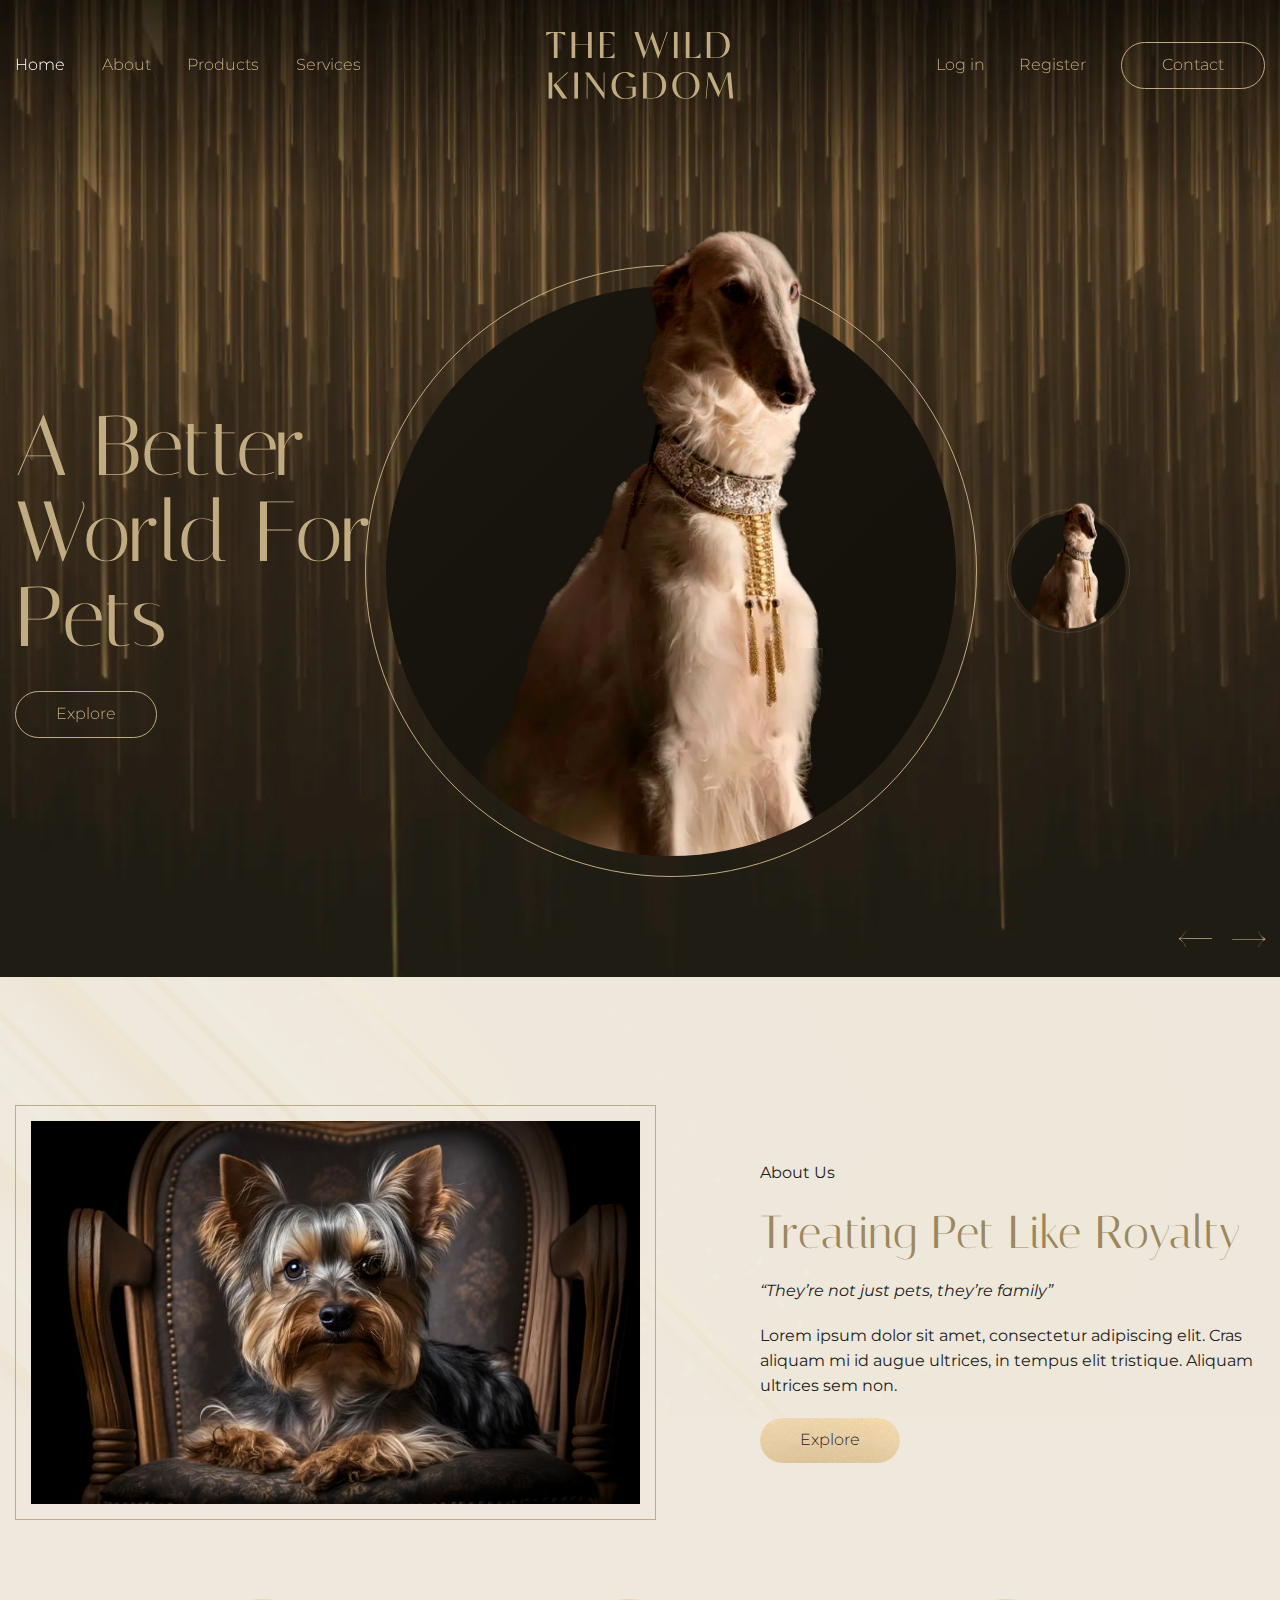
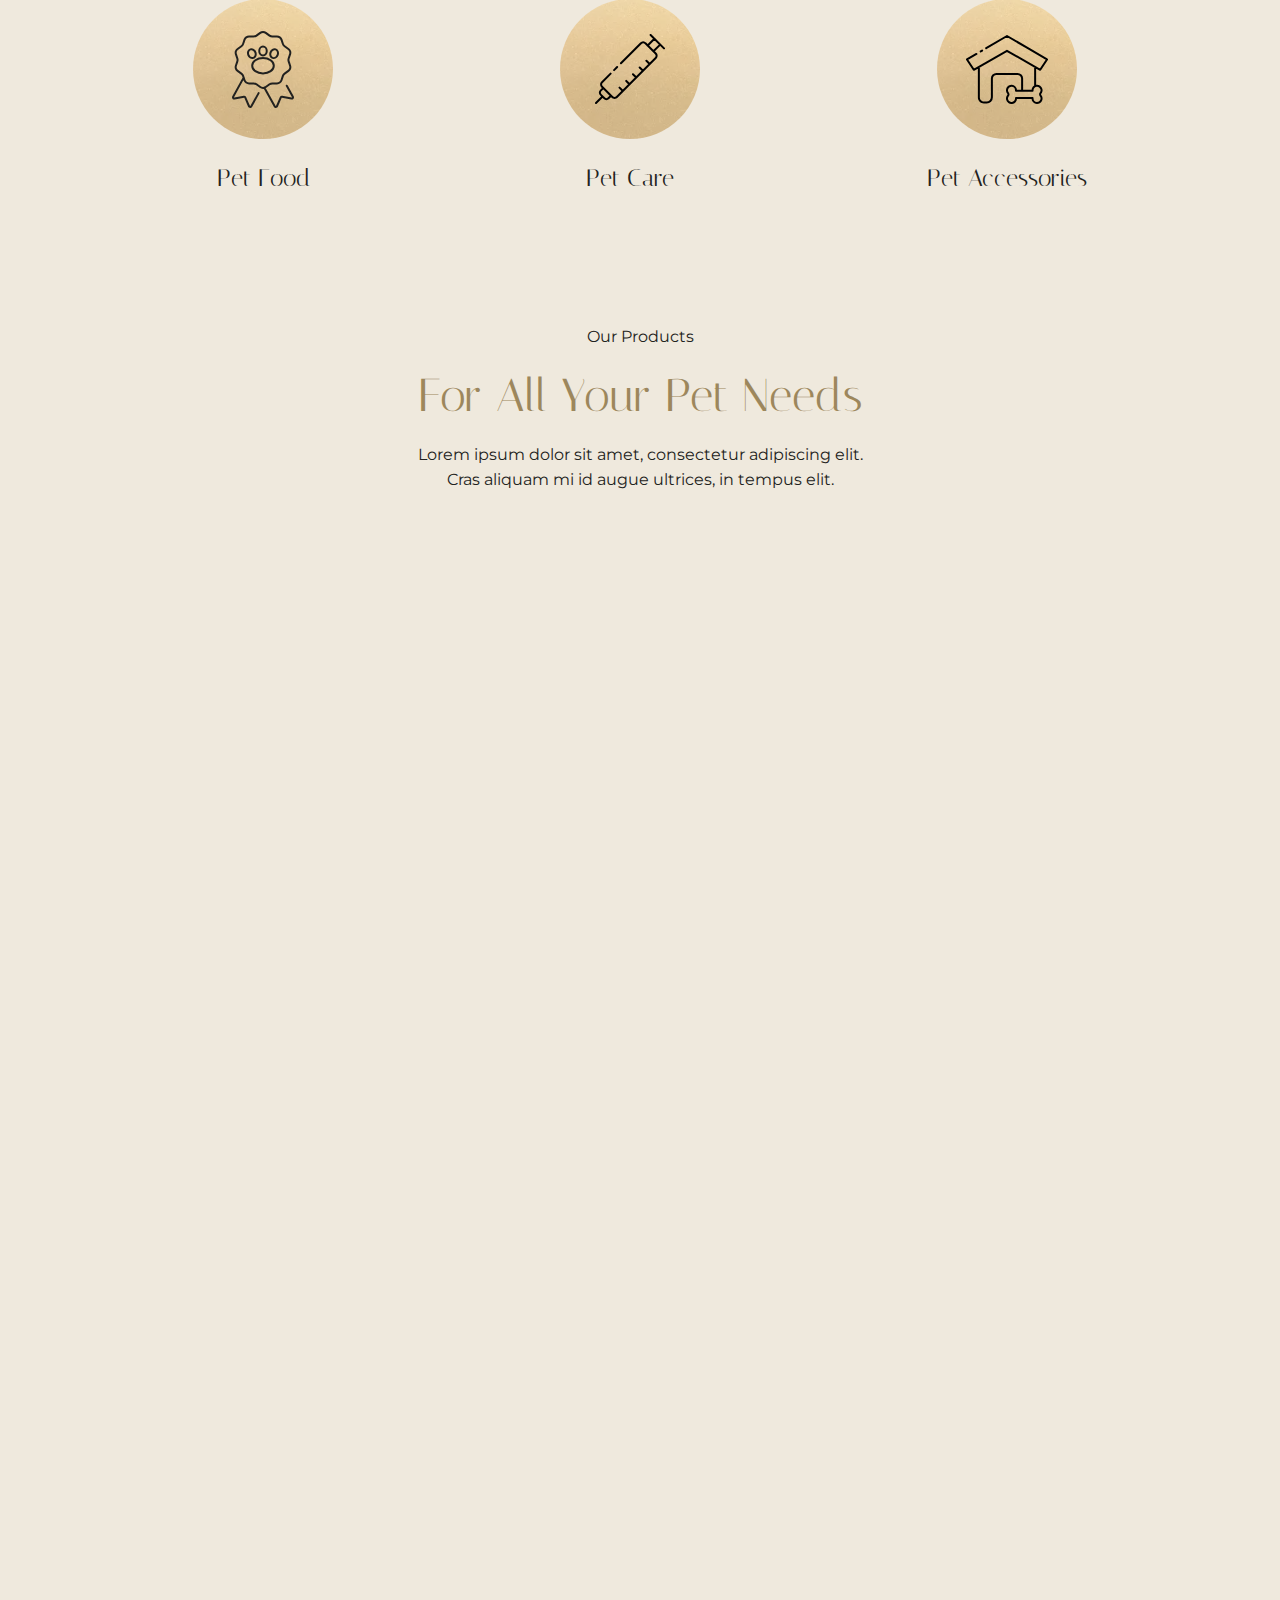
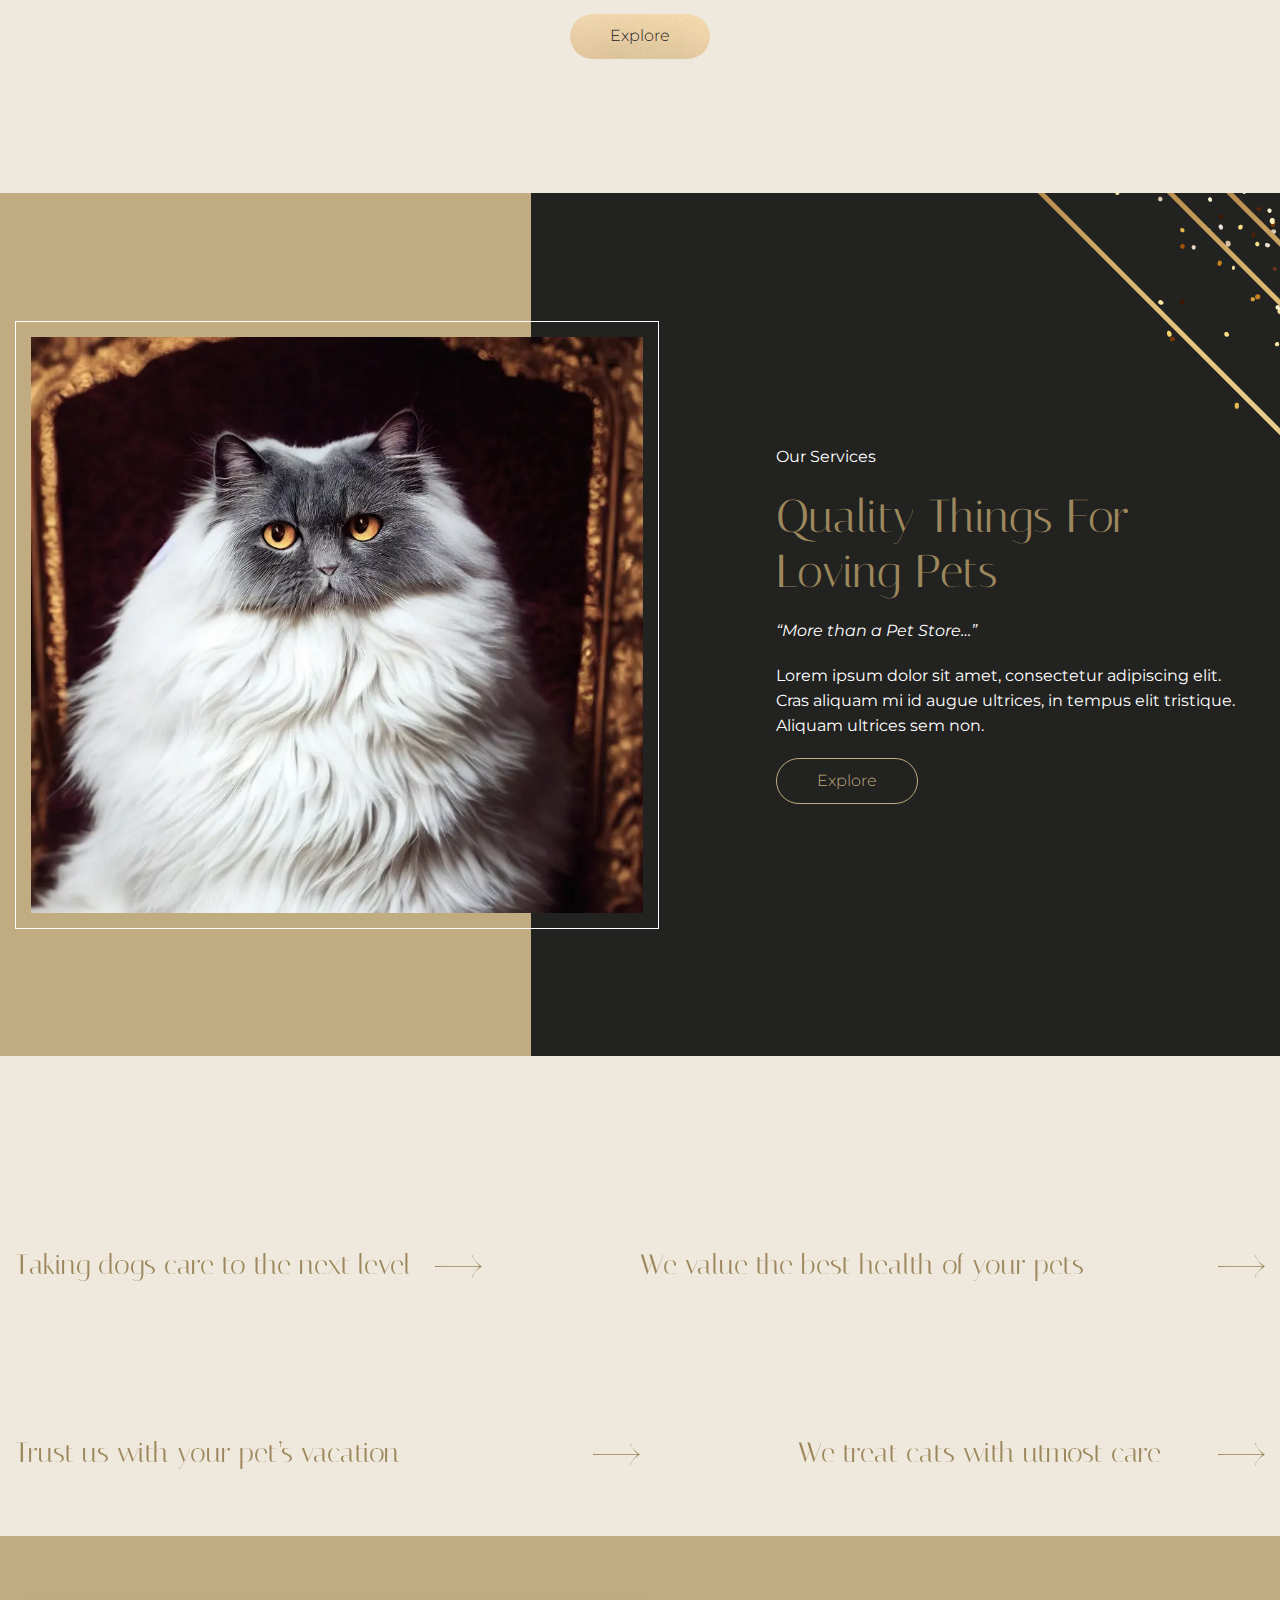
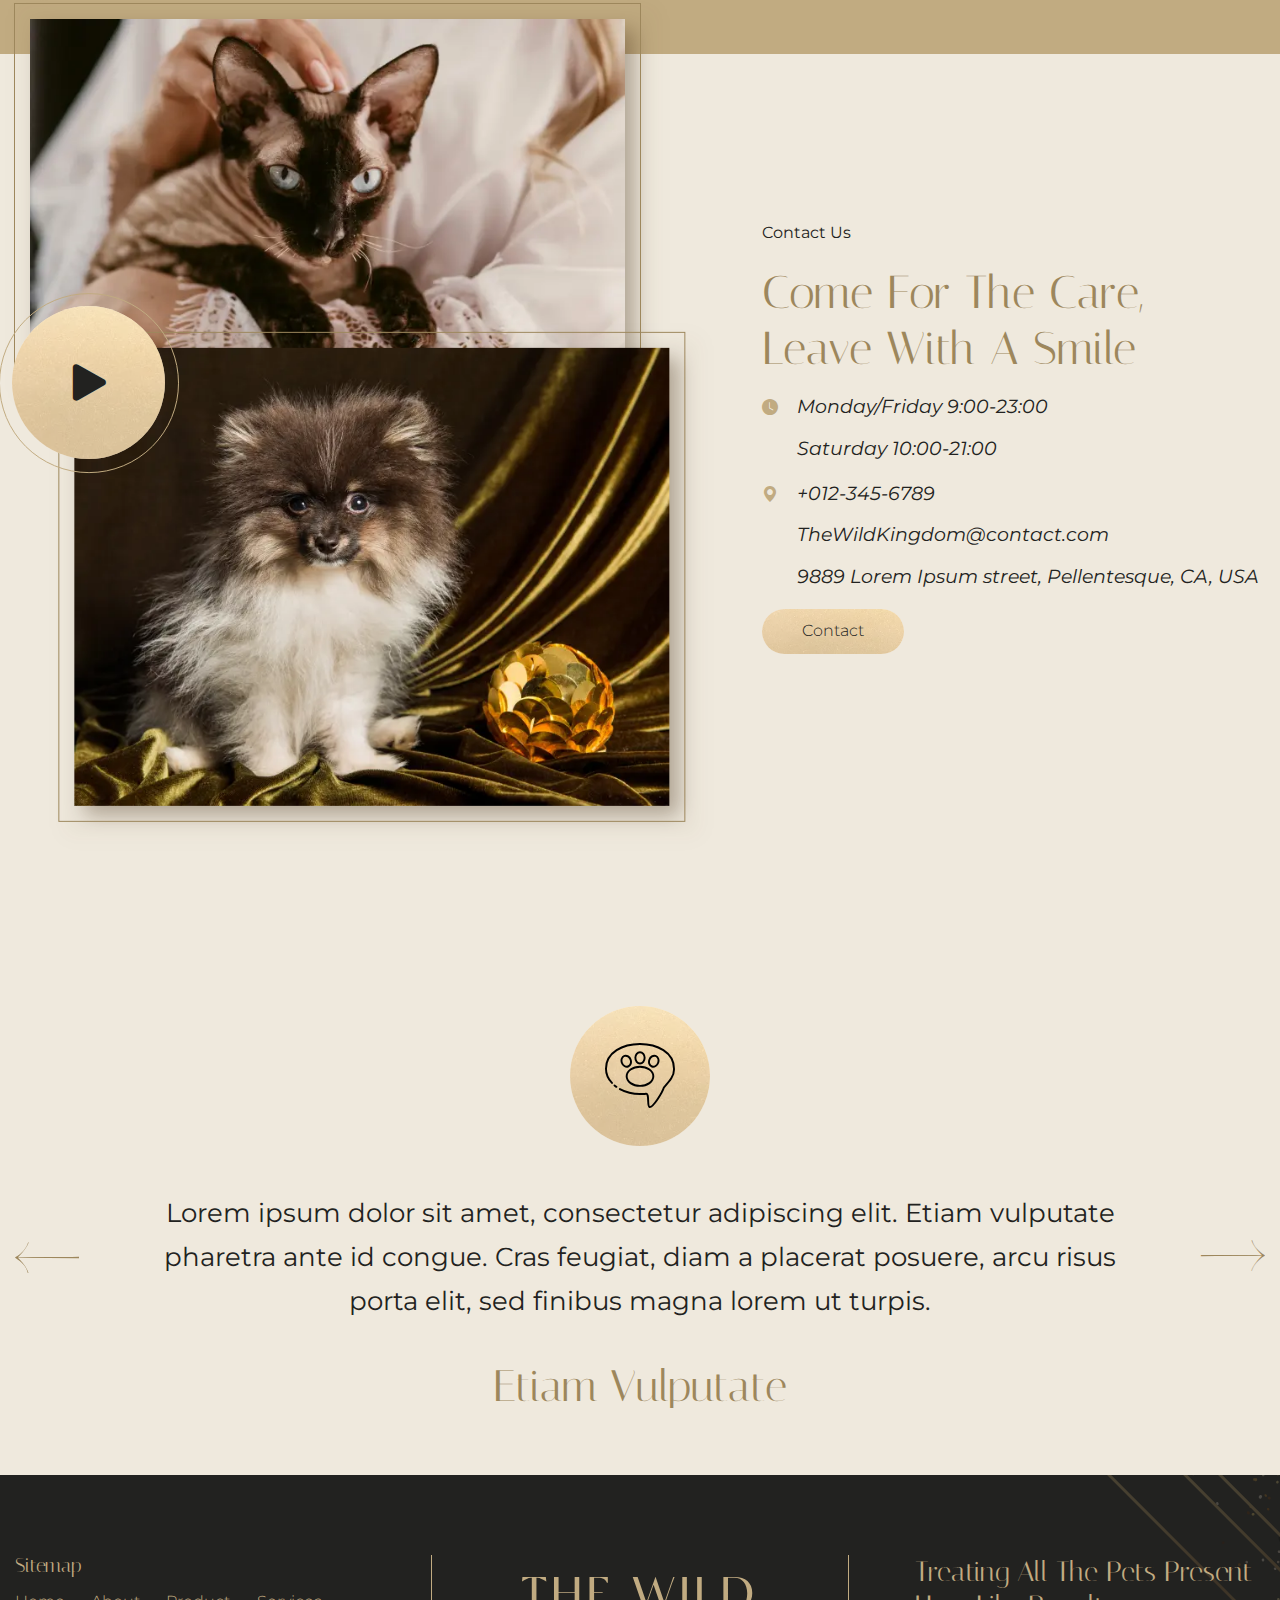
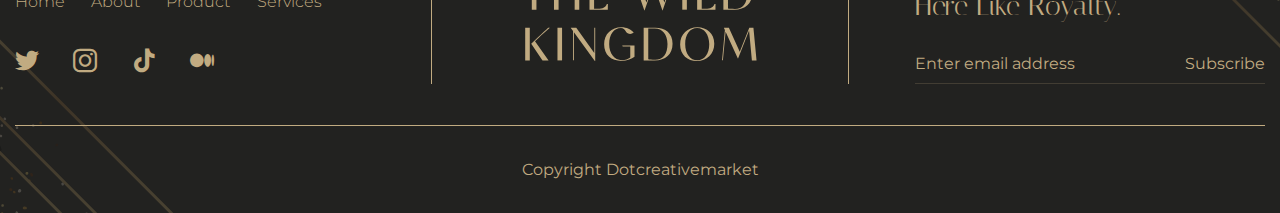
<file: index.html>
<!DOCTYPE html>
<html lang="en">

<head>
	<title>TheWildKingdom</title>
	<meta charset="UTF-8">
	<meta name="format-detection" content="telephone=no">
	<!-- <style>body{opacity: 0;}</style> -->
	<link rel="stylesheet" href="css/style.min.css?_v=20240120020648">
	<link rel="shortcut icon" href="favicon.ico">
	<!-- <meta name="robots" content="noindex, nofollow"> -->
	<meta name="viewport" content="width=device-width, initial-scale=1.0">
</head>

<body>
	<div class="wrapper">
		<header class="header">
			<div class="header__container">
				<div class="header__menu menu">
					<nav class="menu__body">
						<ul class="menu__list">
							<li class="menu__item"><a data-goto-header data-goto=".hero" href="" class="menu__link">Home</a></li>
							<li class="menu__item"><a data-goto-header data-goto=".about-us" href="" class="menu__link">About</a></li>
							<li class="menu__item"><a data-goto-header data-goto=".products" href="" class="menu__link">Products</a></li>
							<li class="menu__item"><a data-goto-header data-goto=".services" href="" class="menu__link">Services</a></li>
						</ul>
					</nav>
				</div>
				<svg class="header__logo" viewBox="0 0 217 78" fill="none" xmlns="http://www.w3.org/2000/svg">
					<path d="M22.0115 0H0.37707L0 4.07611H0.0471338C3.39363 2.48315 5.56179 0.749629 8.05988 0.749629H9.04969V30.1726H13.3389V0.749629H14.2815C16.7796 0.749629 19.0421 2.53 22.3886 4.12297H22.4828L22.0115 0Z" fill="#C1AB81" />
					<path d="M48.6226 0V14.1024H33.7754V0H29.5334V30.1726H33.7754V14.8521H48.6226V30.1726H52.8646V0H48.6226Z" fill="#C1AB81" />
					<path d="M68.9704 29.423H66.5666V14.8521H74.485V14.1024H66.5666V0.749629H68.9704C72.5526 0.749629 76.7946 1.03074 78.3971 5.29426H79.2927L79.2456 0H62.3245V30.1726H79.2456L79.2927 24.8784H78.3971C76.7946 29.1419 72.5526 29.423 68.9704 29.423Z" fill="#C1AB81" />
					<path d="M139.638 0C138.365 3.93556 137.328 6.93408 135.16 12.978L131.483 23.5665L123.376 0H123.188L114.892 23.5665L106.785 0H102.26L113.007 30.8286H113.148L121.491 7.21519L129.692 30.8286H129.834L135.961 13.2591C137.799 8.10538 139.119 4.31038 140.91 0H139.638Z" fill="#C1AB81" />
					<path d="M152.236 30.1726V0H147.994V30.1726H152.236Z" fill="#C1AB81" />
					<path d="M177.802 24.8784C176.199 29.1419 171.957 29.423 168.375 29.423H165.971V0H161.729V30.1726H178.65L178.697 24.8784H177.802Z" fill="#C1AB81" />
					<path d="M196.564 0H185.959V30.1726H195.857C206.179 30.1726 212.636 24.5036 212.636 14.7584C212.636 5.20056 206.179 0 196.564 0ZM196.564 29.5167C193.217 29.5167 191.285 29.3762 190.201 29.1419V0.702778H196.187C203.351 0.702778 207.97 6.41871 207.97 14.9926C207.97 24.2693 203.822 29.5167 196.564 29.5167Z" fill="#C1AB81" />
					<path d="M7.19361 77.0245V46.8519H2.95157V77.0245H7.19361ZM25.7643 46.9456V46.8519H24.1618C21.8522 49.054 18.9771 51.7245 14.4994 55.9412L8.51336 61.5634L18.9299 77.0245H24.5389L12.0013 59.4082L15.0178 56.5503C18.8828 52.8958 22.2293 49.8036 25.7643 46.9456Z" fill="#C1AB81" />
					<path d="M36.9929 77.0245V46.8519H32.7508V77.0245H36.9929Z" fill="#C1AB81" />
					<path d="M66.7534 46.8519C66.7534 46.8519 66.7534 47.3204 66.7534 60.0642V70.231L50.1152 46.8519H45.0719V46.9925L47.0986 49.8036V76.9777H47.9471V50.9749L67.2248 77.5399H67.6019V46.8519H66.7534Z" fill="#C1AB81" />
					<path d="M92.5275 63.3438L92.9989 64.0934H99.9747V74.3071C98.1365 75.7595 95.3084 76.7903 92.2447 76.7903C85.1747 76.7903 80.5084 70.6527 80.5084 61.8914C80.5084 52.8958 84.7505 47.0393 91.3963 47.0393C93.5645 47.0393 94.8371 48.3512 95.7798 50.0847C97.288 52.8021 100.917 53.4112 103.133 51.256L103.227 51.2091C100.729 48.4449 96.6753 46.3834 91.7734 46.3834C82.6766 46.3834 75.8422 52.5678 75.8422 62.1725C75.8422 71.8708 82.2995 77.5399 92.0562 77.5399C97.4295 77.5399 101.2 75.7127 103.887 73.7449V63.3438H92.5275Z" fill="#C1AB81" />
					<path d="M122.949 46.8519H112.344V77.0245H122.242C132.565 77.0245 139.022 71.3555 139.022 61.6103C139.022 52.0525 132.565 46.8519 122.949 46.8519ZM122.949 76.3686C119.603 76.3686 117.67 76.2281 116.586 75.9938V47.5547H122.572C129.737 47.5547 134.356 53.2706 134.356 61.8445C134.356 71.1212 130.208 76.3686 122.949 76.3686Z" fill="#C1AB81" />
					<path d="M162.053 46.3834C153.003 46.3834 146.027 52.5678 146.027 62.2662C146.027 71.7771 152.862 77.5399 161.534 77.5399C170.537 77.5399 177.56 71.3555 177.56 61.6571C177.56 52.1462 170.725 46.3834 162.053 46.3834ZM161.959 76.884C155.313 76.884 150.694 70.8401 150.694 61.7977C150.694 52.8958 155.03 47.0393 161.723 47.0393C168.275 47.0393 172.894 53.0832 172.894 62.1256C172.894 71.0275 168.557 76.884 161.959 76.884Z" fill="#C1AB81" />
					<path d="M213.702 46.8519H209.884L201.07 69.0597L191.031 46.8519H186.459V46.9925L187.354 48.9602L184.715 76.9777H185.516L188.014 50.5064L199.326 75.1505H199.515L209.696 49.4756L212.288 77.0245H216.577L213.702 46.8519Z" fill="#C1AB81" />
				</svg>

				<div data-da=".menu__body, 767.98" class="header__action action-header">
					<a href="" class="action-header__link">Log in</a>
					<a href="" class="action-header__link">Register</a>
					<button class="action-header__button button button--border"><span>Contact</span></button>
				</div>
				<button type="button" class="icon-menu"><span></span></button>
			</div>
		</header>
		<main class="page">
			<section data-watch-threshold="0.5" data-watch="navigator" class="hero">
				<div class="hero__container">
					<div class="hero__body">
						<div class="hero__content">
							<h1 class="hero__title">A better world for pets</h1>
							<button href="#" class="hero__button button button--border"><span>Explore</span></button>
						</div>
					</div>
					<div class="hero__slider swiper">
						<div class="hero__wrapper swiper-wrapper">
							<div class="hero__slide slide-hero swiper-slide">
								<div data-swiper-parallax-x="40%" data-swiper-parallax-scale="0.2" class="slide-hero__content">
									<div class="slide-hero__body">
										<picture><source srcset="img/hero/pets/01.webp" type="image/webp"><img src="img/hero/pets/01.png" class="slide-hero__image" alt="Image"></picture>
									</div>
								</div>
							</div>
							<div class="hero__slide slide-hero swiper-slide">
								<div data-swiper-parallax-x="40%" data-swiper-parallax-scale="0.2" class="slide-hero__content">
									<div class="slide-hero__body">
										<picture><source srcset="img/hero/pets/01.webp" type="image/webp"><img src="img/hero/pets/01.png" class="slide-hero__image" alt="Image"></picture>
									</div>
								</div>
							</div>
							<div class="hero__slide slide-hero swiper-slide">
								<div data-swiper-parallax-x="40%" data-swiper-parallax-scale="0.2" class="slide-hero__content">
									<div class="slide-hero__body">
										<picture><source srcset="img/hero/pets/01.webp" type="image/webp"><img src="img/hero/pets/01.png" class="slide-hero__image" alt="Image"></picture>
									</div>
								</div>
							</div>
							<div class="hero__slide slide-hero swiper-slide">
								<div data-swiper-parallax-x="40%" data-swiper-parallax-scale="0.2" class="slide-hero__content">
									<div class="slide-hero__body">
										<picture><source srcset="img/hero/pets/01.webp" type="image/webp"><img src="img/hero/pets/01.png" class="slide-hero__image" alt="Image"></picture>
									</div>
								</div>
							</div>
						</div>

					</div>
					<div class="hero__controll">
						<button type="button" class="hero__arrow hero__arrow--left _icon-slider-arrow"></button>
						<button type="button" class="hero__arrow hero__arrow--right _icon-slider-arrow"></button>
					</div>
				</div>
				<picture><source srcset="img/BG.webp" type="image/webp"><img class="hero__bg" src="img/BG.jpg" alt="Background"></picture>
				<a href="#" data-goto=".hero" class="up _icon-slider-arrow"><a></a>
			</section>
			<section data-watch-threshold="0.5" data-watch="navigator" class="about-us">
				<div class="about-us__container">
					<div class="about-us__body">
						<div data-prlx-parent class="about-us__image">
							<img data-prlx src="img/about us/image.jpg" alt="Image">
						</div>
						<div class="about-us__content">
							<div class="about-us__block-header block-header">
								<div class="block-header__label">About us</div>
								<h2 class="block-header__title">Treating pet like Royalty</h2>
								<div class="block-header__text">
									<blockquote>
										“They’re not just pets, they’re family”
									</blockquote>
									<p>Lorem ipsum dolor sit amet, consectetur adipiscing elit. Cras aliquam mi id augue ultrices, in tempus elit tristique. Aliquam ultrices sem non.</p>
								</div>
								<a href="#" class="block-header__button button"><span>Explore</span></a>
							</div>
						</div>
					</div>
					<div class="about-us__services services-about-us">
						<div class="services-about-us__item">
							<div class="services-about-us__icon">
								<img src="img/about us/1.svg" alt="Image">
							</div>
							<div class="services-about-us__label">Pet food</div>
						</div>
						<div class="services-about-us__item">
							<div class="services-about-us__icon">
								<img src="img/about us/2.svg" alt="Image">
							</div>
							<div class="services-about-us__label">Pet care</div>
						</div>
						<div class="services-about-us__item">
							<div class="services-about-us__icon">
								<img src="img/about us/3.svg" alt="Image">
							</div>
							<div class="services-about-us__label">pet accessories</div>
						</div>
					</div>
				</div>
			</section>
			<section data-watch-threshold="0.3" data-watch="navigator" class="products">
				<div class="products__container">
					<div class="products__block-header block-header block-header--center">
						<div class="block-header__label">Our Products</div>
						<h2 class="block-header__title">For all your pet needs</h2>
						<div class="block-header__text">
							<p>Lorem ipsum dolor sit amet, consectetur adipiscing elit. Cras aliquam mi id augue ultrices, in tempus elit.</p>
						</div>
					</div>
					<div class="products__items">
						<article data-watch class="products-item item-product">
							<div href="#" class="item-product__header">
								<div class="item-product__image-ibg--contain">
									<picture><source srcset="img/products/1.webp" type="image/webp"><img src="img/products/1.png" alt="Image"></picture>
								</div>
								<button class="item-product__add-to-cart button"><span>Add to cart</span></button>
							</div>
							<div class="item-product__body">
								<h4 class="item-product__title">
									<a href="#" class="item-product__link-title">Luxury pet bed</a>
								</h4>
								<div class="item-product__price">$120</div>
								<div class="item-product__rating rating">
									<div class="rating__item rating__item--active"></div>
									<div class="rating__item rating__item--active"></div>
									<div class="rating__item rating__item--active"></div>
									<div class="rating__item rating__item--active"></div>
									<div class="rating__item "></div>
								</div>
							</div>
						</article>
						<article data-watch class="products-item item-product">
							<div href="#" class="item-product__header">
								<div class="item-product__image-ibg--contain">
									<picture><source srcset="img/products/2.webp" type="image/webp"><img src="img/products/2.png" alt="Image"></picture>
								</div>
								<button class="item-product__add-to-cart button"><span>Add to cart</span></button>
							</div>
							<div class="item-product__body">
								<h4 class="item-product__title">
									<a href="#" class="item-product__link-title">Luxury pet bed</a>
								</h4>
								<div class="item-product__price">$120</div>
								<div class="item-product__rating rating">
									<div class="rating__item rating__item--active"></div>
									<div class="rating__item rating__item--active"></div>
									<div class="rating__item rating__item--active"></div>
									<div class="rating__item rating__item--active"></div>
									<div class="rating__item "></div>
								</div>
							</div>
						</article>
						<article data-watch class="products-item item-product">
							<div href="#" class="item-product__header">
								<div class="item-product__image-ibg--contain">
									<picture><source srcset="img/products/3.webp" type="image/webp"><img src="img/products/3.png" alt="Image"></picture>
								</div>
								<button class="item-product__add-to-cart button"><span>Add to cart</span></button>
							</div>
							<div class="item-product__body">
								<h4 class="item-product__title">
									<a href="#" class="item-product__link-title">Luxury pet bed</a>
								</h4>
								<div class="item-product__price">$120</div>
								<div class="item-product__rating rating">
									<div class="rating__item rating__item--active"></div>
									<div class="rating__item rating__item--active"></div>
									<div class="rating__item rating__item--active"></div>
									<div class="rating__item rating__item--active"></div>
									<div class="rating__item "></div>
								</div>
							</div>
						</article>
						<article data-watch class="products-item item-product">
							<div href="#" class="item-product__header">
								<div class="item-product__image-ibg--contain">
									<picture><source srcset="img/products/1.webp" type="image/webp"><img src="img/products/1.png" alt="Image"></picture>
								</div>
								<button class="item-product__add-to-cart button"><span>Add to cart</span></button>
							</div>
							<div class="item-product__body">
								<h4 class="item-product__title">
									<a href="#" class="item-product__link-title">Luxury pet bed</a>
								</h4>
								<div class="item-product__price">$120</div>
								<div class="item-product__rating rating">
									<div class="rating__item rating__item--active"></div>
									<div class="rating__item rating__item--active"></div>
									<div class="rating__item rating__item--active"></div>
									<div class="rating__item rating__item--active"></div>
									<div class="rating__item "></div>
								</div>
							</div>
						</article>
						<article data-watch class="products-item item-product">
							<div href="#" class="item-product__header">
								<div class="item-product__image-ibg--contain">
									<picture><source srcset="img/products/2.webp" type="image/webp"><img src="img/products/2.png" alt="Image"></picture>
								</div>
								<button class="item-product__add-to-cart button"><span>Add to cart</span></button>
							</div>
							<div class="item-product__body">
								<h4 class="item-product__title">
									<a href="#" class="item-product__link-title">Luxury pet bed</a>
								</h4>
								<div class="item-product__price">$120</div>
								<div class="item-product__rating rating">
									<div class="rating__item rating__item--active"></div>
									<div class="rating__item rating__item--active"></div>
									<div class="rating__item rating__item--active"></div>
									<div class="rating__item rating__item--active"></div>
									<div class="rating__item "></div>
								</div>
							</div>
						</article>
						<article data-watch class="products-item item-product">
							<div href="#" class="item-product__header">
								<div class="item-product__image-ibg--contain">
									<picture><source srcset="img/products/3.webp" type="image/webp"><img src="img/products/3.png" alt="Image"></picture>
								</div>
								<button class="item-product__add-to-cart button"><span>Add to cart</span></button>
							</div>
							<div class="item-product__body">
								<h4 class="item-product__title">
									<a href="#" class="item-product__link-title">Luxury pet bed</a>
								</h4>
								<div class="item-product__price">$120</div>
								<div class="item-product__rating rating">
									<div class="rating__item rating__item--active"></div>
									<div class="rating__item rating__item--active"></div>
									<div class="rating__item rating__item--active"></div>
									<div class="rating__item rating__item--active"></div>
									<div class="rating__item "></div>
								</div>
							</div>
						</article>
					</div>
					<a href="#" class="products__button button button"><span>Explore</span></a>
				</div>
			</section>
			<section data-watch-threshold="0.5" data-watch="navigator" class="services">
				<div class="services__container">
					<div data-prlx-parent class="services__image">
						<picture><source srcset="img/services/cat.webp" type="image/webp"><img data-prlx src="img/services/cat.jpg" alt="Image"></picture>
					</div>
					<div class="services__block-header block-header block-header--white">
						<div class="block-header__label">Our services</div>
						<h2 class="block-header__title">Quality Things for Loving Pets</h2>
						<div class="block-header__text">
							<blockquote>
								“More than a Pet Store…”
							</blockquote>
							<p>Lorem ipsum dolor sit amet, consectetur adipiscing elit. Cras aliquam mi id augue ultrices, in tempus elit tristique. Aliquam ultrices sem non.</p>
						</div>
						<a href="#" class="block-header__button button button--border"><span>Explore</span></a>
					</div>
				</div>
			</section>
			<div data-prlx-parent class="gallery">
				<div data-gallery class="gallery__container">
					<div data-prlx class="gallery__item">
						<a href="img/gallery/1.jpg" class="gallery__image">
							<picture><source data-srcset="img/gallery/1.webp" srcset="[data-uri]" type="image/webp"><img src="[data-uri]"  data-src="img/gallery/1.jpg" alt="Image"></picture>
						</a>
						<a href="#" class="gallery__link _icon-slider-arrow"><span>Taking dogs care to the next level</span></a>
					</div>
					<div data-prlx class="gallery__item">
						<a href="img/gallery/2.jpg" class="gallery__image">
							<picture><source data-srcset="img/gallery/2.webp" srcset="[data-uri]" type="image/webp"><img src="[data-uri]"  data-src="img/gallery/2.jpg" alt="Image"></picture>
						</a>
						<a href="#" class="gallery__link _icon-slider-arrow"><span>We value the best health of your pets</span></a>
					</div>
					<div data-prlx class="gallery__item">
						<a href="img/gallery/3.jpg" class="gallery__image">
							<picture><source data-srcset="img/gallery/3.webp" srcset="[data-uri]" type="image/webp"><img src="[data-uri]"  data-src="img/gallery/3.jpg" alt="Image"></picture>
						</a>
						<a href="#" class="gallery__link _icon-slider-arrow"><span>Trust us with your pet’s vacation</span></a>
					</div>
					<div data-prlx class="gallery__item">
						<a href="img/gallery/4.jpg" class="gallery__image">
							<picture><source data-srcset="img/gallery/4.webp" srcset="[data-uri]" type="image/webp"><img src="[data-uri]"  data-src="img/gallery/4.jpg" alt="Image"></picture>
						</a>
						<a href="#" class="gallery__link _icon-slider-arrow"><span>We treat cats with utmost care</span></a>
					</div>
				</div>
			</div>
			<section class="contacts">
				<div class="contacts__container">
					<div data-prlx-parent class="contacts__media media-contacts">
						<div data-prlx class="media-contacts__images">
							<div class="media-contacts__block-image">
								<picture><source srcset="img/contacts/1.webp" type="image/webp"><img class="media-contacts__image" src="img/contacts/1.jpg" alt="Image"></picture>
								<a href="https://www.youtube.com/watch?v=g7tzDP3oI2Y" target="_blank" class="media-contacts__play _icon-play"><span></span></a>
							</div>
							<div class="media-contacts__block-image">
								<picture><source srcset="img/contacts/2.webp" type="image/webp"><img class="media-contacts__image" src="img/contacts/2.jpg" alt="Image"></picture>
							</div>
						</div>

					</div>
					<div class="contacts__block-header block-header">
						<div class="block-header__label">Contact us</div>
						<h2 class="block-header__title">Come for the care, leave with a smile</h2>
						<address class="block-header__contacts contacts-items">
							<ul class="contacts-items__item _icon-clock">
								<li>Monday/Friday 9:00-23:00</li>
								<li>Saturday 10:00-21:00</li>
							</ul>
							<ul class="contacts-items__item _icon-location">
								<li><a href="tel:+0123456789">+012-345-6789</a></li>
								<li><a href="mailto:TheWildKingdom@contact.com">TheWildKingdom@contact.com</a></li>
								<li>9889 Lorem Ipsum street, Pellentesque, CA, USA</li>
							</ul>
						</address>
						<a href="#" class="block-header__button button"><span>Contact</span></a>
					</div>
				</div>
			</section>
			<section class="reviews">
				<div class="reviews__container">
					<div class="reviews__slider swiper">
						<div class="reviews__wrapper swiper-wrapper">
							<div class="reviews__slide swiper-slide">
								<div class="reviews__icon">
									<img src="img/contacts/paw.svg" alt="Image">
								</div>
								<blockquote class="reviews__item">
									<div class="reviews__text">
										<p>
											Lorem ipsum dolor sit amet, consectetur adipiscing elit. Etiam vulputate pharetra ante id congue. Cras feugiat, diam a placerat posuere, arcu risus porta elit, sed finibus magna lorem ut turpis.
										</p>
									</div>
									<cite class="reviews__author">Etiam vulputate</cite>
								</blockquote>
							</div>
							<div class="reviews__slide swiper-slide">
								<div class="reviews__icon">
									<img src="img/contacts/paw.svg" alt="Image">
								</div>
								<blockquote class="reviews__item">
									<div class="reviews__text">
										<p>
											Lorem ipsum dolor sit amet, consectetur adipiscing elit. Etiam vulputate pharetra ante id congue. Cras feugiat, diam a placerat posuere, arcu risus porta elit, sed finibus magna lorem ut turpis.Lorem ipsum dolor sit amet, consectetur adipiscing elit. Etiam vulputate pharetra ante id congue. Cras feugiat, diam a placerat posuere, arcu risus porta elit, sed finibus magna lorem ut turpis.
										</p>
									</div>
									<cite class="reviews__author">Etiam vulputate</cite>
								</blockquote>
							</div>
						</div>
						<div class="reviews__arrows">
							<button class="reviews__arrow reviews__arrow--prev _icon-slider-arrow"></button>
							<button class="reviews__arrow reviews__arrow--next _icon-slider-arrow"></button>
						</div>
					</div>

				</div>
			</section>
		</main>
		<footer class="footer">
			<div class="footer__container">
				<div class="footer__body">

					<div data-spollers="767.98, max" class="footer__content">
						<details class="footer__menu menu-footer">
							<summary class="menu-footer__title">Sitemap</summary>
							<ul class="menu-footer__list">
								<li class="menu-footer__item">
									<a data-goto-header data-goto=".hero" href="#" class="menu-footer__link">Home</a>
								</li>
								<li class="menu-footer__item">
									<a data-goto-header data-goto=".about-us" href="#" class="menu-footer__link">About</a>
								</li>
								<li class="menu-footer__item">
									<a data-goto-header data-goto=".products" href="#" class="menu-footer__link">Product</a>
								</li>
								<li class="menu-footer__item">
									<a data-goto-header data-goto=".services" href="#" class="menu-footer__link">Services</a>
								</li>
							</ul>
						</details>
						<div class="footer__social social">
							<a target="_blank" href="#" class="social__item _icon-s-twit"></a>
							<a target="_blank" href="#" class="social__item _icon-s-inst"></a>
							<a target="_blank" href="#" class="social__item _icon-s-tiktok"></a>
							<a target="_blank" href="#" class="social__item _icon-s-medium"></a>
						</div>
					</div>


					<svg class="footer__logo" viewBox="0 0 217 78" fill="none" xmlns="http://www.w3.org/2000/svg">
						<path d="M22.0115 0H0.37707L0 4.07611H0.0471338C3.39363 2.48315 5.56179 0.749629 8.05988 0.749629H9.04969V30.1726H13.3389V0.749629H14.2815C16.7796 0.749629 19.0421 2.53 22.3886 4.12297H22.4828L22.0115 0Z" fill="#C1AB81" />
						<path d="M48.6226 0V14.1024H33.7754V0H29.5334V30.1726H33.7754V14.8521H48.6226V30.1726H52.8646V0H48.6226Z" fill="#C1AB81" />
						<path d="M68.9704 29.423H66.5666V14.8521H74.485V14.1024H66.5666V0.749629H68.9704C72.5526 0.749629 76.7946 1.03074 78.3971 5.29426H79.2927L79.2456 0H62.3245V30.1726H79.2456L79.2927 24.8784H78.3971C76.7946 29.1419 72.5526 29.423 68.9704 29.423Z" fill="#C1AB81" />
						<path d="M139.638 0C138.365 3.93556 137.328 6.93408 135.16 12.978L131.483 23.5665L123.376 0H123.188L114.892 23.5665L106.785 0H102.26L113.007 30.8286H113.148L121.491 7.21519L129.692 30.8286H129.834L135.961 13.2591C137.799 8.10538 139.119 4.31038 140.91 0H139.638Z" fill="#C1AB81" />
						<path d="M152.236 30.1726V0H147.994V30.1726H152.236Z" fill="#C1AB81" />
						<path d="M177.802 24.8784C176.199 29.1419 171.957 29.423 168.375 29.423H165.971V0H161.729V30.1726H178.65L178.697 24.8784H177.802Z" fill="#C1AB81" />
						<path d="M196.564 0H185.959V30.1726H195.857C206.179 30.1726 212.636 24.5036 212.636 14.7584C212.636 5.20056 206.179 0 196.564 0ZM196.564 29.5167C193.217 29.5167 191.285 29.3762 190.201 29.1419V0.702778H196.187C203.351 0.702778 207.97 6.41871 207.97 14.9926C207.97 24.2693 203.822 29.5167 196.564 29.5167Z" fill="#C1AB81" />
						<path d="M7.19361 77.0245V46.8519H2.95157V77.0245H7.19361ZM25.7643 46.9456V46.8519H24.1618C21.8522 49.054 18.9771 51.7245 14.4994 55.9412L8.51336 61.5634L18.9299 77.0245H24.5389L12.0013 59.4082L15.0178 56.5503C18.8828 52.8958 22.2293 49.8036 25.7643 46.9456Z" fill="#C1AB81" />
						<path d="M36.9929 77.0245V46.8519H32.7508V77.0245H36.9929Z" fill="#C1AB81" />
						<path d="M66.7534 46.8519C66.7534 46.8519 66.7534 47.3204 66.7534 60.0642V70.231L50.1152 46.8519H45.0719V46.9925L47.0986 49.8036V76.9777H47.9471V50.9749L67.2248 77.5399H67.6019V46.8519H66.7534Z" fill="#C1AB81" />
						<path d="M92.5275 63.3438L92.9989 64.0934H99.9747V74.3071C98.1365 75.7595 95.3084 76.7903 92.2447 76.7903C85.1747 76.7903 80.5084 70.6527 80.5084 61.8914C80.5084 52.8958 84.7505 47.0393 91.3963 47.0393C93.5645 47.0393 94.8371 48.3512 95.7798 50.0847C97.288 52.8021 100.917 53.4112 103.133 51.256L103.227 51.2091C100.729 48.4449 96.6753 46.3834 91.7734 46.3834C82.6766 46.3834 75.8422 52.5678 75.8422 62.1725C75.8422 71.8708 82.2995 77.5399 92.0562 77.5399C97.4295 77.5399 101.2 75.7127 103.887 73.7449V63.3438H92.5275Z" fill="#C1AB81" />
						<path d="M122.949 46.8519H112.344V77.0245H122.242C132.565 77.0245 139.022 71.3555 139.022 61.6103C139.022 52.0525 132.565 46.8519 122.949 46.8519ZM122.949 76.3686C119.603 76.3686 117.67 76.2281 116.586 75.9938V47.5547H122.572C129.737 47.5547 134.356 53.2706 134.356 61.8445C134.356 71.1212 130.208 76.3686 122.949 76.3686Z" fill="#C1AB81" />
						<path d="M162.053 46.3834C153.003 46.3834 146.027 52.5678 146.027 62.2662C146.027 71.7771 152.862 77.5399 161.534 77.5399C170.537 77.5399 177.56 71.3555 177.56 61.6571C177.56 52.1462 170.725 46.3834 162.053 46.3834ZM161.959 76.884C155.313 76.884 150.694 70.8401 150.694 61.7977C150.694 52.8958 155.03 47.0393 161.723 47.0393C168.275 47.0393 172.894 53.0832 172.894 62.1256C172.894 71.0275 168.557 76.884 161.959 76.884Z" fill="#C1AB81" />
						<path d="M213.702 46.8519H209.884L201.07 69.0597L191.031 46.8519H186.459V46.9925L187.354 48.9602L184.715 76.9777H185.516L188.014 50.5064L199.326 75.1505H199.515L209.696 49.4756L212.288 77.0245H216.577L213.702 46.8519Z" fill="#C1AB81" />
					</svg>


					<div class="footer__subscribe subscribe">
						<div class="subscribe__body">
							<h5 class="subscribe__title">Treating all the pets present here like royalty.</h5>
							<form action="#" class="subscribe__form">
								<input data-required="email" autocomplete="off" type="text" name="form[]" data-error="Error" placeholder="Enter email address" class="subscribe__input input">
								<button type="submit" class="subscribe__button">Subscribe</button>
							</form>
						</div>
					</div>


				</div>
				<div class="footer__copy">
					Copyright Dotcreativemarket
				</div>

			</div>
		</footer>
	</div>
	<script src="js/app.min.js?_v=20240120020648"></script>
</body>

</html>
</file>
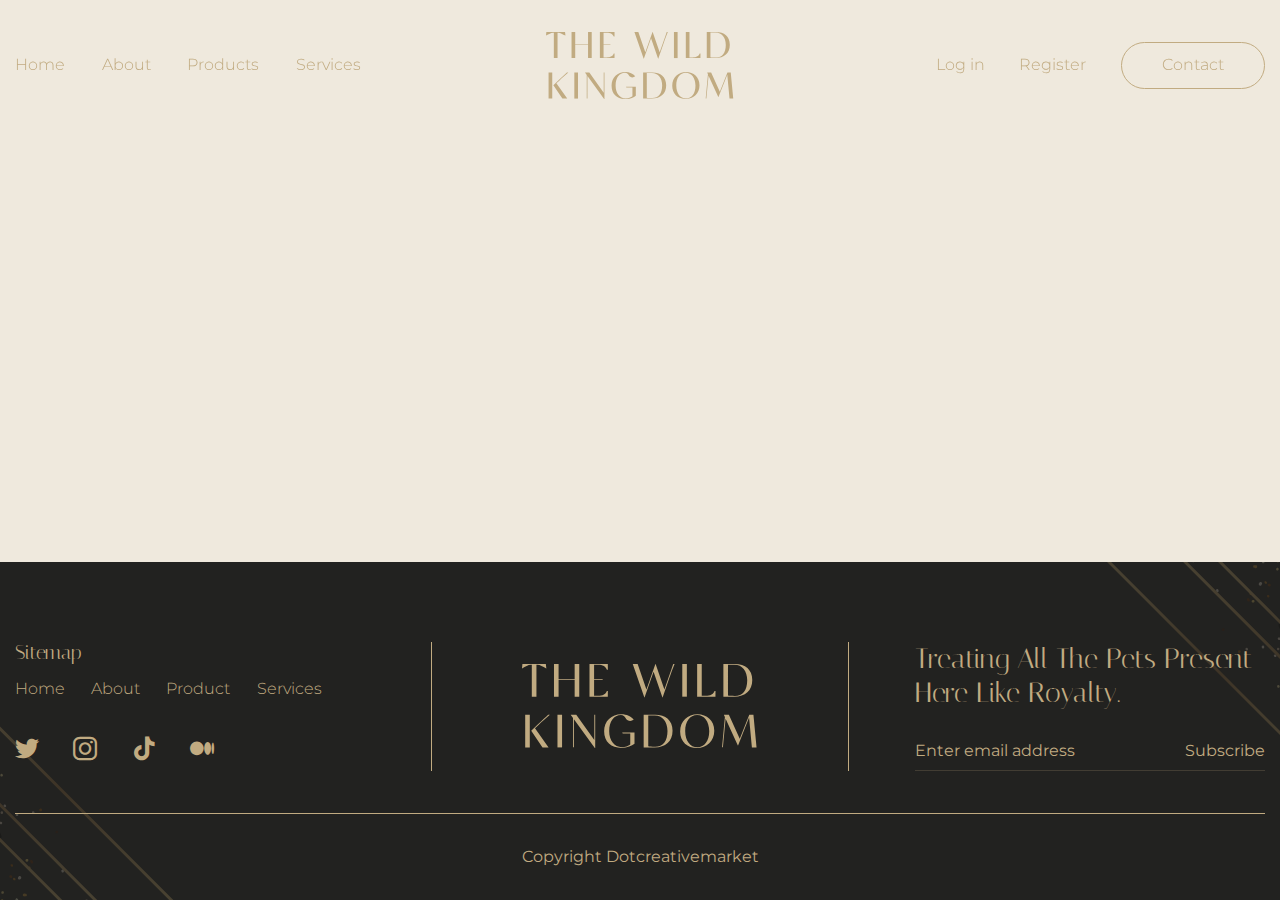
<file: home.html>
<!DOCTYPE html>
<html lang="en">

<head>
	<title>HomePage</title>
	<meta charset="UTF-8">
	<meta name="format-detection" content="telephone=no">
	<!-- <style>body{opacity: 0;}</style> -->
	<link rel="stylesheet" href="css/style.min.css?_v=20240120020648">
	<link rel="shortcut icon" href="favicon.ico">
	<!-- <meta name="robots" content="noindex, nofollow"> -->
	<meta name="viewport" content="width=device-width, initial-scale=1.0">
</head>

<body>
	<div class="wrapper">
		<header class="header">
			<div class="header__container">
				<div class="header__menu menu">
					<nav class="menu__body">
						<ul class="menu__list">
							<li class="menu__item"><a data-goto-header data-goto=".hero" href="" class="menu__link">Home</a></li>
							<li class="menu__item"><a data-goto-header data-goto=".about-us" href="" class="menu__link">About</a></li>
							<li class="menu__item"><a data-goto-header data-goto=".products" href="" class="menu__link">Products</a></li>
							<li class="menu__item"><a data-goto-header data-goto=".services" href="" class="menu__link">Services</a></li>
						</ul>
					</nav>
				</div>
				<svg class="header__logo" viewBox="0 0 217 78" fill="none" xmlns="http://www.w3.org/2000/svg">
					<path d="M22.0115 0H0.37707L0 4.07611H0.0471338C3.39363 2.48315 5.56179 0.749629 8.05988 0.749629H9.04969V30.1726H13.3389V0.749629H14.2815C16.7796 0.749629 19.0421 2.53 22.3886 4.12297H22.4828L22.0115 0Z" fill="#C1AB81" />
					<path d="M48.6226 0V14.1024H33.7754V0H29.5334V30.1726H33.7754V14.8521H48.6226V30.1726H52.8646V0H48.6226Z" fill="#C1AB81" />
					<path d="M68.9704 29.423H66.5666V14.8521H74.485V14.1024H66.5666V0.749629H68.9704C72.5526 0.749629 76.7946 1.03074 78.3971 5.29426H79.2927L79.2456 0H62.3245V30.1726H79.2456L79.2927 24.8784H78.3971C76.7946 29.1419 72.5526 29.423 68.9704 29.423Z" fill="#C1AB81" />
					<path d="M139.638 0C138.365 3.93556 137.328 6.93408 135.16 12.978L131.483 23.5665L123.376 0H123.188L114.892 23.5665L106.785 0H102.26L113.007 30.8286H113.148L121.491 7.21519L129.692 30.8286H129.834L135.961 13.2591C137.799 8.10538 139.119 4.31038 140.91 0H139.638Z" fill="#C1AB81" />
					<path d="M152.236 30.1726V0H147.994V30.1726H152.236Z" fill="#C1AB81" />
					<path d="M177.802 24.8784C176.199 29.1419 171.957 29.423 168.375 29.423H165.971V0H161.729V30.1726H178.65L178.697 24.8784H177.802Z" fill="#C1AB81" />
					<path d="M196.564 0H185.959V30.1726H195.857C206.179 30.1726 212.636 24.5036 212.636 14.7584C212.636 5.20056 206.179 0 196.564 0ZM196.564 29.5167C193.217 29.5167 191.285 29.3762 190.201 29.1419V0.702778H196.187C203.351 0.702778 207.97 6.41871 207.97 14.9926C207.97 24.2693 203.822 29.5167 196.564 29.5167Z" fill="#C1AB81" />
					<path d="M7.19361 77.0245V46.8519H2.95157V77.0245H7.19361ZM25.7643 46.9456V46.8519H24.1618C21.8522 49.054 18.9771 51.7245 14.4994 55.9412L8.51336 61.5634L18.9299 77.0245H24.5389L12.0013 59.4082L15.0178 56.5503C18.8828 52.8958 22.2293 49.8036 25.7643 46.9456Z" fill="#C1AB81" />
					<path d="M36.9929 77.0245V46.8519H32.7508V77.0245H36.9929Z" fill="#C1AB81" />
					<path d="M66.7534 46.8519C66.7534 46.8519 66.7534 47.3204 66.7534 60.0642V70.231L50.1152 46.8519H45.0719V46.9925L47.0986 49.8036V76.9777H47.9471V50.9749L67.2248 77.5399H67.6019V46.8519H66.7534Z" fill="#C1AB81" />
					<path d="M92.5275 63.3438L92.9989 64.0934H99.9747V74.3071C98.1365 75.7595 95.3084 76.7903 92.2447 76.7903C85.1747 76.7903 80.5084 70.6527 80.5084 61.8914C80.5084 52.8958 84.7505 47.0393 91.3963 47.0393C93.5645 47.0393 94.8371 48.3512 95.7798 50.0847C97.288 52.8021 100.917 53.4112 103.133 51.256L103.227 51.2091C100.729 48.4449 96.6753 46.3834 91.7734 46.3834C82.6766 46.3834 75.8422 52.5678 75.8422 62.1725C75.8422 71.8708 82.2995 77.5399 92.0562 77.5399C97.4295 77.5399 101.2 75.7127 103.887 73.7449V63.3438H92.5275Z" fill="#C1AB81" />
					<path d="M122.949 46.8519H112.344V77.0245H122.242C132.565 77.0245 139.022 71.3555 139.022 61.6103C139.022 52.0525 132.565 46.8519 122.949 46.8519ZM122.949 76.3686C119.603 76.3686 117.67 76.2281 116.586 75.9938V47.5547H122.572C129.737 47.5547 134.356 53.2706 134.356 61.8445C134.356 71.1212 130.208 76.3686 122.949 76.3686Z" fill="#C1AB81" />
					<path d="M162.053 46.3834C153.003 46.3834 146.027 52.5678 146.027 62.2662C146.027 71.7771 152.862 77.5399 161.534 77.5399C170.537 77.5399 177.56 71.3555 177.56 61.6571C177.56 52.1462 170.725 46.3834 162.053 46.3834ZM161.959 76.884C155.313 76.884 150.694 70.8401 150.694 61.7977C150.694 52.8958 155.03 47.0393 161.723 47.0393C168.275 47.0393 172.894 53.0832 172.894 62.1256C172.894 71.0275 168.557 76.884 161.959 76.884Z" fill="#C1AB81" />
					<path d="M213.702 46.8519H209.884L201.07 69.0597L191.031 46.8519H186.459V46.9925L187.354 48.9602L184.715 76.9777H185.516L188.014 50.5064L199.326 75.1505H199.515L209.696 49.4756L212.288 77.0245H216.577L213.702 46.8519Z" fill="#C1AB81" />
				</svg>

				<div data-da=".menu__body, 767.98" class="header__action action-header">
					<a href="" class="action-header__link">Log in</a>
					<a href="" class="action-header__link">Register</a>
					<button class="action-header__button button button--border"><span>Contact</span></button>
				</div>
				<button type="button" class="icon-menu"><span></span></button>
			</div>
		</header>
		<main class="page">
		</main>
		<footer class="footer">
			<div class="footer__container">
				<div class="footer__body">

					<div data-spollers="767.98, max" class="footer__content">
						<details class="footer__menu menu-footer">
							<summary class="menu-footer__title">Sitemap</summary>
							<ul class="menu-footer__list">
								<li class="menu-footer__item">
									<a data-goto-header data-goto=".hero" href="#" class="menu-footer__link">Home</a>
								</li>
								<li class="menu-footer__item">
									<a data-goto-header data-goto=".about-us" href="#" class="menu-footer__link">About</a>
								</li>
								<li class="menu-footer__item">
									<a data-goto-header data-goto=".products" href="#" class="menu-footer__link">Product</a>
								</li>
								<li class="menu-footer__item">
									<a data-goto-header data-goto=".services" href="#" class="menu-footer__link">Services</a>
								</li>
							</ul>
						</details>
						<div class="footer__social social">
							<a target="_blank" href="#" class="social__item _icon-s-twit"></a>
							<a target="_blank" href="#" class="social__item _icon-s-inst"></a>
							<a target="_blank" href="#" class="social__item _icon-s-tiktok"></a>
							<a target="_blank" href="#" class="social__item _icon-s-medium"></a>
						</div>
					</div>


					<svg class="footer__logo" viewBox="0 0 217 78" fill="none" xmlns="http://www.w3.org/2000/svg">
						<path d="M22.0115 0H0.37707L0 4.07611H0.0471338C3.39363 2.48315 5.56179 0.749629 8.05988 0.749629H9.04969V30.1726H13.3389V0.749629H14.2815C16.7796 0.749629 19.0421 2.53 22.3886 4.12297H22.4828L22.0115 0Z" fill="#C1AB81" />
						<path d="M48.6226 0V14.1024H33.7754V0H29.5334V30.1726H33.7754V14.8521H48.6226V30.1726H52.8646V0H48.6226Z" fill="#C1AB81" />
						<path d="M68.9704 29.423H66.5666V14.8521H74.485V14.1024H66.5666V0.749629H68.9704C72.5526 0.749629 76.7946 1.03074 78.3971 5.29426H79.2927L79.2456 0H62.3245V30.1726H79.2456L79.2927 24.8784H78.3971C76.7946 29.1419 72.5526 29.423 68.9704 29.423Z" fill="#C1AB81" />
						<path d="M139.638 0C138.365 3.93556 137.328 6.93408 135.16 12.978L131.483 23.5665L123.376 0H123.188L114.892 23.5665L106.785 0H102.26L113.007 30.8286H113.148L121.491 7.21519L129.692 30.8286H129.834L135.961 13.2591C137.799 8.10538 139.119 4.31038 140.91 0H139.638Z" fill="#C1AB81" />
						<path d="M152.236 30.1726V0H147.994V30.1726H152.236Z" fill="#C1AB81" />
						<path d="M177.802 24.8784C176.199 29.1419 171.957 29.423 168.375 29.423H165.971V0H161.729V30.1726H178.65L178.697 24.8784H177.802Z" fill="#C1AB81" />
						<path d="M196.564 0H185.959V30.1726H195.857C206.179 30.1726 212.636 24.5036 212.636 14.7584C212.636 5.20056 206.179 0 196.564 0ZM196.564 29.5167C193.217 29.5167 191.285 29.3762 190.201 29.1419V0.702778H196.187C203.351 0.702778 207.97 6.41871 207.97 14.9926C207.97 24.2693 203.822 29.5167 196.564 29.5167Z" fill="#C1AB81" />
						<path d="M7.19361 77.0245V46.8519H2.95157V77.0245H7.19361ZM25.7643 46.9456V46.8519H24.1618C21.8522 49.054 18.9771 51.7245 14.4994 55.9412L8.51336 61.5634L18.9299 77.0245H24.5389L12.0013 59.4082L15.0178 56.5503C18.8828 52.8958 22.2293 49.8036 25.7643 46.9456Z" fill="#C1AB81" />
						<path d="M36.9929 77.0245V46.8519H32.7508V77.0245H36.9929Z" fill="#C1AB81" />
						<path d="M66.7534 46.8519C66.7534 46.8519 66.7534 47.3204 66.7534 60.0642V70.231L50.1152 46.8519H45.0719V46.9925L47.0986 49.8036V76.9777H47.9471V50.9749L67.2248 77.5399H67.6019V46.8519H66.7534Z" fill="#C1AB81" />
						<path d="M92.5275 63.3438L92.9989 64.0934H99.9747V74.3071C98.1365 75.7595 95.3084 76.7903 92.2447 76.7903C85.1747 76.7903 80.5084 70.6527 80.5084 61.8914C80.5084 52.8958 84.7505 47.0393 91.3963 47.0393C93.5645 47.0393 94.8371 48.3512 95.7798 50.0847C97.288 52.8021 100.917 53.4112 103.133 51.256L103.227 51.2091C100.729 48.4449 96.6753 46.3834 91.7734 46.3834C82.6766 46.3834 75.8422 52.5678 75.8422 62.1725C75.8422 71.8708 82.2995 77.5399 92.0562 77.5399C97.4295 77.5399 101.2 75.7127 103.887 73.7449V63.3438H92.5275Z" fill="#C1AB81" />
						<path d="M122.949 46.8519H112.344V77.0245H122.242C132.565 77.0245 139.022 71.3555 139.022 61.6103C139.022 52.0525 132.565 46.8519 122.949 46.8519ZM122.949 76.3686C119.603 76.3686 117.67 76.2281 116.586 75.9938V47.5547H122.572C129.737 47.5547 134.356 53.2706 134.356 61.8445C134.356 71.1212 130.208 76.3686 122.949 76.3686Z" fill="#C1AB81" />
						<path d="M162.053 46.3834C153.003 46.3834 146.027 52.5678 146.027 62.2662C146.027 71.7771 152.862 77.5399 161.534 77.5399C170.537 77.5399 177.56 71.3555 177.56 61.6571C177.56 52.1462 170.725 46.3834 162.053 46.3834ZM161.959 76.884C155.313 76.884 150.694 70.8401 150.694 61.7977C150.694 52.8958 155.03 47.0393 161.723 47.0393C168.275 47.0393 172.894 53.0832 172.894 62.1256C172.894 71.0275 168.557 76.884 161.959 76.884Z" fill="#C1AB81" />
						<path d="M213.702 46.8519H209.884L201.07 69.0597L191.031 46.8519H186.459V46.9925L187.354 48.9602L184.715 76.9777H185.516L188.014 50.5064L199.326 75.1505H199.515L209.696 49.4756L212.288 77.0245H216.577L213.702 46.8519Z" fill="#C1AB81" />
					</svg>


					<div class="footer__subscribe subscribe">
						<div class="subscribe__body">
							<h5 class="subscribe__title">Treating all the pets present here like royalty.</h5>
							<form action="#" class="subscribe__form">
								<input data-required="email" autocomplete="off" type="text" name="form[]" data-error="Error" placeholder="Enter email address" class="subscribe__input input">
								<button type="submit" class="subscribe__button">Subscribe</button>
							</form>
						</div>
					</div>


				</div>
				<div class="footer__copy">
					Copyright Dotcreativemarket
				</div>

			</div>
		</footer>
	</div>
	<script src="js/app.min.js?_v=20240120020648"></script>
</body>

</html>
</file>
<file: css/style.min.css>
@charset "UTF-8";@import url(https://fonts.googleapis.com/css?family=Montserrat:300,regular,italic&display=swap);@import url(https://fonts.googleapis.com/css?family=Italiana:regular&display=swap);@font-face{font-family:icons;font-display:swap;src:url(../fonts/icons.woff2) format("woff2"),url(../fonts/icons.woff) format("woff");font-weight:400;font-style:normal}._spoller-init .menu-footer__title::after,[class*=_icon-]:before{font-family:icons;font-style:normal;font-weight:400;font-variant:normal;text-transform:none;line-height:1;-webkit-font-smoothing:antialiased;-moz-osx-font-smoothing:grayscale}[class*=_icon-]:before{display:block}._icon-clock:before{content:"\e900"}._icon-location:before{content:"\e901"}._icon-play:before{content:"\e902"}._icon-quote:before{content:"\e903"}._icon-s-inst:before{content:"\e904"}._icon-slider-arrow:before{content:"\e905"}._icon-s-medium:before{content:"\e906"}._icon-s-tiktok:before{content:"\e907"}._icon-s-twit:before{content:"\e908"}*{padding:0;margin:0;border:0}*,::after,::before{-webkit-box-sizing:border-box;box-sizing:border-box}::after,::before{display:inline-block}body,html{height:100%;min-width:320px}body{color:#222220;line-height:1;font-family:Montserrat;font-size:1rem;-ms-text-size-adjust:100%;-moz-text-size-adjust:100%;-webkit-text-size-adjust:100%;-webkit-font-smoothing:antialiased;-moz-osx-font-smoothing:grayscale}button,input,textarea{font-family:Montserrat;font-size:inherit;line-height:inherit}button{cursor:pointer;color:inherit;background-color:transparent}a{display:inline-block;color:inherit;text-decoration:none}ul li{list-style:none}img{vertical-align:top}h1,h2,h3,h4,h5,h6{font-weight:inherit;font-size:inherit}body{background-color:#efe9dd}.lock body{overflow:hidden;-ms-touch-action:none;touch-action:none;-ms-scroll-chaining:none;overscroll-behavior:none}.wrapper{min-height:100%;display:-webkit-box;display:-ms-flexbox;display:flex;-webkit-box-orient:vertical;-webkit-box-direction:normal;-ms-flex-direction:column;flex-direction:column;overflow:hidden}@supports (overflow:clip){.wrapper{overflow:clip}}.wrapper>main{-webkit-box-flex:1;-ms-flex:1 1 auto;flex:1 1 auto}.wrapper>*{min-width:0}[class*=__container]{max-width:100.125rem;margin:0 auto;padding:0 .9375rem}.button{position:relative;overflow:hidden;display:-webkit-inline-box;display:-ms-inline-flexbox;display:inline-flex;border-radius:3.125rem;padding:.625rem 2.5rem;font-weight:300;line-height:156.25%;background-color:#fff;-webkit-box-pack:center;-ms-flex-pack:center;justify-content:center;-webkit-box-align:center;-ms-flex-align:center;align-items:center;-webkit-transition:color .3s;transition:color .3s}.no-webp .button::before{background:url(../img/bg-button.jpg) center/cover no-repeat}.button::before{content:"";position:absolute;width:100%;height:100%;top:0;left:0;-webkit-transition:opacity .3s;transition:opacity .3s;opacity:.5}.button--fw{width:100%}.button--border{-webkit-transition:color .3s;transition:color .3s;background-color:transparent;border:.0625rem solid #c1ab81;color:#c1ab81}.button--border::before{opacity:0}.button span{position:relative}input[type=email],input[type=tel],input[type=text],textarea{-webkit-appearance:none;-moz-appearance:none;appearance:none}.input{background-color:transparent;border-radius:0!important;width:100%;display:block}.input[placeholder]:not([data-placeholder-nohiden])::-webkit-input-placeholder{-webkit-transition:opacity .3s;transition:opacity .3s;color:#c1ab81}.input[placeholder]:not([data-placeholder-nohiden])::-moz-placeholder{-moz-transition:opacity .3s;transition:opacity .3s;color:#c1ab81}.input[placeholder]:not([data-placeholder-nohiden]):-ms-input-placeholder{-ms-transition:opacity .3s;transition:opacity .3s;color:#c1ab81}.input[placeholder]:not([data-placeholder-nohiden])::-ms-input-placeholder{-ms-transition:opacity .3s;transition:opacity .3s;color:#c1ab81}.input[placeholder]:not([data-placeholder-nohiden])::placeholder{-webkit-transition:opacity .3s;transition:opacity .3s;color:#c1ab81}.input[placeholder]:not([data-placeholder-nohiden]):focus::-webkit-input-placeholder{opacity:0}.input[placeholder]:not([data-placeholder-nohiden]):focus::-moz-placeholder{opacity:0}.input[placeholder]:not([data-placeholder-nohiden]):focus:-ms-input-placeholder{opacity:0}.input[placeholder]:not([data-placeholder-nohiden]):focus::-ms-input-placeholder{opacity:0}.input[placeholder]:not([data-placeholder-nohiden]):focus::placeholder{opacity:0}textarea.input{resize:none;padding:0 0}.icon-menu{display:none}.ibg{width:100%;height:100%;-o-object-fit:cover;object-fit:cover}.ibg--top{-o-object-position:top;object-position:top}.ibg--bottom{-o-object-position:bottom;object-position:bottom}.ibg--left{-o-object-position:left;object-position:left}.ibg--right{-o-object-position:right;object-position:right}.ibg--contain{-o-object-fit:contain;object-fit:contain}.block-header{display:-ms-grid;display:grid;justify-items:start}.block-header--center{justify-items:center}.block-header--white{color:#fff}.block-header__label{line-height:156.25%;text-transform:capitalize}.block-header__title{color:#9d875c;text-transform:capitalize;font-family:Italiana;line-height:120%}.block-header__text{line-height:156.25%;display:-ms-grid;display:grid;gap:1.25rem}.block-header__text blockquote{font-style:italic}.up{-webkit-transform:rotate(-90deg);-ms-transform:rotate(-90deg);transform:rotate(-90deg);font-size:1.25rem;position:fixed;bottom:1.875rem;right:.625rem;opacity:1;visibility:visible;-webkit-transition:all .8s;transition:all .8s;z-index:50;color:#c1ab81}._watcher-view .up{opacity:0;visibility:hidden}.header{position:fixed;top:0;left:0;width:100%;z-index:50;-webkit-transition:background-color .8s;transition:background-color .8s}.header._header-scroll{background-color:rgba(0,0,0,.6)}.header__container{display:-ms-grid;display:grid;-ms-grid-columns:1fr auto 1fr;grid-template-columns:1fr auto 1fr;gap:1.25rem;-webkit-box-align:center;-ms-flex-align:center;align-items:center;padding-top:.625rem;padding-bottom:.625rem;-webkit-transition:min-height .8s;transition:min-height .8s}.header__logo{position:relative;z-index:5;-webkit-transition:width .8s;transition:width .8s}.menu__list{display:-webkit-box;display:-ms-flexbox;display:flex;-ms-flex-wrap:wrap;flex-wrap:wrap;-webkit-column-gap:2.9375rem;-moz-column-gap:2.9375rem;column-gap:2.9375rem;row-gap:.1875rem;-webkit-box-align:center;-ms-flex-align:center;align-items:center}.menu__link{display:inline-block;color:#c1ab81;font-weight:300;line-height:156.25%;-webkit-transition:color .3s;transition:color .3s}.menu__link._navigator-active{color:#fff}.action-header{-webkit-box-pack:end;-ms-flex-pack:end;justify-content:flex-end;display:-webkit-box;display:-ms-flexbox;display:flex;-ms-flex-wrap:wrap;flex-wrap:wrap;-webkit-column-gap:2.9375rem;-moz-column-gap:2.9375rem;column-gap:2.9375rem;row-gap:.1875rem;-webkit-box-align:center;-ms-flex-align:center;align-items:center}.action-header__link{display:inline-block;color:#c1ab81;font-weight:300;line-height:156.25%;-webkit-transition:color .3s;transition:color .3s}.footer{position:relative;padding:0;background-color:#222220;color:#c1ab81}.footer::after,.footer::before{content:"";position:absolute;height:100%;width:10.875rem}.footer::before{content:"";left:0;bottom:0;background:url(../img/footer-decor-01.svg) left bottom/100% no-repeat}.footer::after{content:"";right:0;top:0;-webkit-transform:rotate(-180deg);-ms-transform:rotate(-180deg);transform:rotate(-180deg);background:url(../img/footer-decor-01.svg) left bottom/100% no-repeat}.footer__container{position:relative;z-index:1}.footer__body{display:-ms-grid;display:grid;-ms-grid-columns:(1fr)[3];grid-template-columns:repeat(3,1fr);border-bottom:.0625rem solid #c1ab81}.footer__logo{-ms-flex-item-align:center;-ms-grid-row-align:center;align-self:center;-ms-grid-column-align:center;justify-self:center}.footer__copy{text-align:center}.menu-footer__title{list-style:none;font-family:Italiana;font-size:1.25rem;font-weight:400;text-transform:capitalize}.menu-footer__title::-webkit-details-marker,.menu-footer__title::marker{display:none}.menu-footer__title:not(:last-child){margin-bottom:.9375rem}._spoller-init .menu-footer__title{display:-webkit-box;display:-ms-flexbox;display:flex;-webkit-box-pack:justify;-ms-flex-pack:justify;justify-content:space-between;-webkit-box-align:center;-ms-flex-align:center;align-items:center}._spoller-init .menu-footer__title::after{display:-webkit-box;display:-ms-flexbox;display:flex;-webkit-box-pack:end;-ms-flex-pack:end;justify-content:end;width:1.25rem;overflow:hidden;content:"\e905";-webkit-transition:-webkit-transform .3s;transition:-webkit-transform .3s;transition:transform .3s;transition:transform .3s,-webkit-transform .3s;-webkit-transform:rotate(90deg);-ms-transform:rotate(90deg);transform:rotate(90deg)}.menu-footer__title._spoller-active::after{-webkit-transform:rotate(-90deg);-ms-transform:rotate(-90deg);transform:rotate(-90deg)}.menu-footer__list{display:-webkit-box;display:-ms-flexbox;display:flex;-ms-flex-wrap:wrap;flex-wrap:wrap;row-gap:.1875rem}.menu-footer__link{font-weight:300;line-height:156.25%;display:inline-block;-webkit-transition:color .3s;transition:color .3s}.social{display:-webkit-box;display:-ms-flexbox;display:flex;-ms-flex-wrap:wrap;flex-wrap:wrap;row-gap:.1875rem}.social__item{font-size:1.5rem;-webkit-transition:color .3s;transition:color .3s}.subscribe__title{line-height:120%;-ms-grid-column-align:end;justify-self:end;font-family:Italiana;font-size:2rem;font-weight:400;text-transform:capitalize}.subscribe__form{display:-webkit-box;display:-ms-flexbox;display:flex;height:2.5rem;border-bottom:.0625rem solid rgba(193,170,129,.2);position:relative}.subscribe__form .form__error{position:absolute;top:100%;left:0;color:red;font-size:.6875rem;margin-top:.3125rem}.subscribe__input{-webkit-box-flex:1;-ms-flex:1 1 auto;flex:1 1 auto;color:#c1ab81}.subscribe__button{-webkit-transition:color .3s;transition:color .3s}.hero{position:relative;min-height:100vh;display:-webkit-box;display:-ms-flexbox;display:flex;-webkit-box-align:center;-ms-flex-align:center;align-items:center}.hero__container{display:-ms-grid;display:grid;-webkit-box-align:center;-ms-flex-align:center;align-items:center;-ms-grid-columns:1fr 72%;grid-template-columns:1fr 72%;gap:1.875rem;padding-bottom:3.125rem;position:relative;z-index:2;-webkit-box-flex:1;-ms-flex-positive:1;flex-grow:1}.hero__content{position:relative;z-index:3}.hero__title{color:#c1ab81;font-family:Italiana;font-style:normal;font-weight:400;text-transform:capitalize}.hero__slider.swiper{position:relative;padding-top:3.125rem;padding-bottom:3.125rem;z-index:2}.hero__controll{z-index:4;position:absolute;bottom:1.875rem;right:.9375rem;display:-webkit-box;display:-ms-flexbox;display:flex;gap:1.25rem}.hero__arrow{color:#c1ab81;font-size:1rem;-webkit-transition:-webkit-transform .3s;transition:-webkit-transform .3s;transition:transform .3s;transition:transform .3s,-webkit-transform .3s}.hero__arrow--left{-webkit-transform:rotate(-180deg);-ms-transform:rotate(-180deg);transform:rotate(-180deg)}.hero__bg{position:absolute;width:100%;height:100%;top:0;left:0;-o-object-fit:cover;object-fit:cover;-o-object-position:top;object-position:top}.slide-hero__content{aspect-ratio:1/1;border:.0625rem solid #c1ab81;border-radius:50%;-webkit-box-flex:1;-ms-flex:1 1 auto;flex:1 1 auto;position:relative}.slide-hero__body{background:linear-gradient(135deg,#14110a 0,#211c16,12%,#14110a 100%);border-radius:50%;aspect-ratio:1/1;overflow:hidden;position:relative}.slide-hero__image{width:100%;margin-top:-10%}.slide-hero__top-image{position:relative;width:100%;height:50%;overflow:hidden;aspect-ratio:1/1;margin-top:-110%}.slide-hero__top-image img{max-width:100%}.about-us{position:relative;overflow:hidden}.no-webp .about-us::before{background:url("../img/about us/bg.jpg") 0 0 no-repeat}.about-us::before{content:"";position:absolute;width:100%;height:100%;top:-50%;left:0;opacity:.1}.about-us__container{position:relative;display:-webkit-box;display:-ms-flexbox;display:flex;-webkit-box-orient:vertical;-webkit-box-direction:normal;-ms-flex-direction:column;flex-direction:column}.about-us__body{display:-webkit-box;display:-ms-flexbox;display:flex;-webkit-box-align:center;-ms-flex-align:center;align-items:center}.about-us__image{-webkit-box-flex:0;-ms-flex:0 0 51.25%;flex:0 0 51.25%}.about-us__image img{max-width:100%;border:.0625rem solid #c1ab81}.about-us__content{-webkit-box-flex:1;-ms-flex:1 1 auto;flex:1 1 auto}.services-about-us{display:-webkit-box;display:-ms-flexbox;display:flex;-ms-flex-wrap:wrap;flex-wrap:wrap;-webkit-box-align:center;-ms-flex-align:center;align-items:center;-webkit-box-pack:justify;-ms-flex-pack:justify;justify-content:space-between;max-width:64rem;margin:0 auto;text-align:center;position:relative}.services-about-us__item{display:-ms-grid;display:grid;height:100%}.services-about-us__icon{position:relative;overflow:hidden;width:8.75rem;height:8.75rem;border-radius:50%;display:-webkit-box;display:-ms-flexbox;display:flex;-webkit-box-pack:center;-ms-flex-pack:center;justify-content:center;-webkit-box-align:center;-ms-flex-align:center;align-items:center;-ms-grid-column-align:center;justify-self:center}.no-webp .services-about-us__icon::before{background:url(../img/bg-button.jpg) center/cover no-repeat}.services-about-us__icon::before{content:"";position:absolute;width:100%;height:100%;opacity:.5}.services-about-us__icon img{z-index:2;max-width:100%}.services-about-us__label{color:#222220;font-family:Italiana;font-size:1.5rem;font-weight:400;text-transform:capitalize}.products__container{display:-ms-grid;display:grid}.products__block-header{max-width:28.75rem;margin:0 auto;text-align:center}.products__items{display:-ms-grid;display:grid;grid-template-columns:repeat(auto-fill,minmax(18.125rem,1fr));row-gap:3.875rem}.products__button{-ms-grid-column-align:center;justify-self:center}.item-product{-webkit-transform:translate(0,10%);-ms-transform:translate(0,10%);transform:translate(0,10%);opacity:0;-webkit-transition:all .2s;transition:all .2s}.item-product._watcher-view{-webkit-transition:all .8s;transition:all .8s;-webkit-transform:translate(0,0);-ms-transform:translate(0,0);transform:translate(0,0);opacity:1}.item-product__header{position:relative;border:.0625rem solid #c1ab81;padding:2.5rem}.no-webp .item-product__header::before{background:url(../img/products/card-bg.jpg) center/cover no-repeat}.item-product__header::before{content:"";position:absolute;width:100%;height:100%;top:0;left:0;-webkit-transition:opacity .3s;transition:opacity .3s;opacity:.5}.item-product__header::after{content:"";position:absolute;width:100%;height:100%;top:0;left:0;-webkit-transition:opacity .3s;transition:opacity .3s;opacity:0;background-color:rgba(60,38,12,.55)}.item-product__image-ibg--contain{aspect-ratio:353/351}.item-product__image-ibg--contain img{height:100%;width:100%;-o-object-fit:contain;object-fit:contain;-webkit-filter:drop-shadow(10px 10px 10px rgba(60, 38, 12, .35));filter:drop-shadow(10px 10px 10px rgba(60, 38, 12, .35))}.item-product__body{display:-ms-grid;display:grid;-ms-grid-columns:(auto)[2];grid-template-columns:repeat(2,auto);-webkit-box-pack:justify;-ms-flex-pack:justify;justify-content:space-between;gap:.9375rem}.item-product__title{font-family:Italiana;font-size:1.5rem;font-weight:400;text-transform:capitalize}.item-product__link-title{position:relative}.item-product__link-title::after{content:"";display:block;width:0;height:.125rem;bottom:0;left:0;margin:0 auto;background-color:#222220;-webkit-transition:width .3s ease-in-out;transition:width .3s ease-in-out}.item-product__price{font-family:Montserrat;font-size:1.5rem;font-weight:400;text-transform:capitalize}.item-product__rating{-ms-grid-column-span:2;grid-column:span 2}.item-product__add-to-cart{position:absolute;top:50%;left:50%;-webkit-transform:translate(-50%,-50%);-ms-transform:translate(-50%,-50%);transform:translate(-50%,-50%);opacity:0;visibility:hidden;-webkit-transition:opacity .3s;transition:opacity .3s;z-index:2;min-width:10.8125rem}.rating{display:-webkit-box;display:-ms-flexbox;display:flex;gap:.625rem}.rating__item{background:url(../img/icons/star.svg) 0 0 no-repeat;aspect-ratio:1/1;-webkit-box-flex:0;-ms-flex:0 0 1.625rem;flex:0 0 1.625rem}.rating__item--active{background:url(../img/icons/star-fill.svg) 0 0 no-repeat}.services{background:#222220;position:relative}.services::before{content:"";position:absolute;width:100%;height:100%;top:0;left:0;background:url(../img/services/bg.svg) top right/100% no-repeat}.services__container{position:relative;z-index:2;display:-webkit-box;display:-ms-flexbox;display:flex;-webkit-box-align:center;-ms-flex-align:center;align-items:center}.services__image{z-index:2;-webkit-box-flex:0;-ms-flex:0 0 51.5%;flex:0 0 51.5%}.services__image img{max-width:100%;border:.0625rem solid #fff}.services__block-header{-webkit-box-flex:1;-ms-flex:1 1 auto;flex:1 1 auto}.gallery__container{display:-ms-grid;display:grid;-ms-grid-columns:(1fr)[2];grid-template-columns:repeat(2,1fr)}.gallery__item{display:-webkit-box;display:-ms-flexbox;display:flex;-webkit-box-orient:vertical;-webkit-box-direction:normal;-ms-flex-direction:column;flex-direction:column}.gallery__item:nth-child(4n+1){width:77.862595%;padding:0 1.25rem 0 0}.gallery__item:nth-child(4n){width:77.862595%;-ms-grid-column-align:end;justify-self:end;padding:0 0 0 1.25rem}.gallery__image{display:block}.gallery__image img{-webkit-transition:-webkit-transform .3s;transition:-webkit-transform .3s;transition:transform .3s;transition:transform .3s,-webkit-transform .3s;width:100%}.gallery__link{position:relative;display:-webkit-box;display:-ms-flexbox;display:flex;-webkit-box-orient:horizontal;-webkit-box-direction:reverse;-ms-flex-direction:row-reverse;flex-direction:row-reverse;-webkit-box-pack:justify;-ms-flex-pack:justify;justify-content:space-between;gap:.625rem;color:#9d875c;font-family:Italiana;font-weight:400}.gallery__link::before{-ms-flex-negative:0;flex-shrink:0;-ms-flex-item-align:center;-ms-grid-row-align:center;align-self:center}.gallery__link span::after{content:"";display:block;width:0;height:.125rem;bottom:0;left:0;margin:0 auto;background-color:#9d875c;-webkit-transition:width .3s ease-in-out;transition:width .3s ease-in-out}.contacts{position:relative}.contacts::before{content:"";position:absolute;top:0;left:0;width:100%;background-color:#c1ab81}.contacts__container{position:relative;z-index:2;display:-webkit-box;display:-ms-flexbox;display:flex}.contacts__media{-webkit-box-flex:0;-ms-flex:0 1 50%;flex:0 1 50%}.contacts__block-header{-webkit-box-flex:0;-ms-flex:0 1 50%;flex:0 1 50%}.media-contacts__images{display:-ms-grid;display:grid}.media-contacts__block-image{position:relative}.media-contacts__block-image:last-child{-ms-grid-column-align:end;justify-self:end;-webkit-transform:translate(7.095047%,-10.278746%);-ms-transform:translate(7.095047%,-10.278746%);transform:translate(7.095047%,-10.278746%)}.media-contacts__image{max-width:100%;padding:.9375rem;outline:.0625rem solid #9d875c;-webkit-filter:drop-shadow(10px 10px 10px rgba(60, 38, 12, .35));filter:drop-shadow(10px 10px 10px rgba(60, 38, 12, .35))}.media-contacts__play{position:absolute;top:100%;left:-1rem;-webkit-transform:translate(0,-50%);-ms-transform:translate(0,-50%);transform:translate(0,-50%);z-index:5;display:-webkit-box;display:-ms-flexbox;display:flex;-webkit-box-pack:center;-ms-flex-pack:center;justify-content:center;-webkit-box-align:center;-ms-flex-align:center;align-items:center;-webkit-transition:-webkit-transform .3s;transition:-webkit-transform .3s;transition:transform .3s;transition:transform .3s,-webkit-transform .3s}.media-contacts__play::after{content:"";border:.0625rem solid #c1ab81;border-radius:50%;width:100%;height:100%;position:absolute;top:0;left:0;-webkit-animation:play 2s infinite ease;animation:play 2s infinite ease}.media-contacts__play::before{position:absolute;left:50%;top:50%;-webkit-transform:translate(-50%,-50%);-ms-transform:translate(-50%,-50%);transform:translate(-50%,-50%);z-index:3}.media-contacts__play span{background-color:#fff;border-radius:50%;overflow:hidden;width:85%;height:85%;position:relative}.no-webp .media-contacts__play span::before{background:url(../img/bg-button.jpg) center/cover no-repeat}.media-contacts__play span::before{content:"";position:absolute;width:100%;height:100%;top:0;left:0;-webkit-transition:opacity .3s;transition:opacity .3s;opacity:.5}@-webkit-keyframes play{0%{-webkit-transform:scale(0);transform:scale(0);opacity:0}70%{opacity:1}100%{-webkit-transform:scale(1.5);transform:scale(1.5);opacity:0}}@keyframes play{0%{-webkit-transform:scale(0);transform:scale(0);opacity:0}70%{opacity:1}100%{-webkit-transform:scale(1.5);transform:scale(1.5);opacity:0}}.contacts-items{display:-ms-grid;display:grid;gap:1.25rem}.contacts-items__item{line-height:1.3;position:relative;padding-left:2.1875rem}.contacts-items__item::before{position:absolute;top:.25rem;left:0;color:#c1ab81}.contacts-items__item li{position:relative}.contacts-items__item li:not(:last-child){margin-bottom:.9em}.reviews__slider{position:relative}.reviews__slide{display:-ms-grid;display:grid;justify-items:center;text-align:center}.reviews__icon{position:relative;width:8.75rem;height:8.75rem;border-radius:50%;overflow:hidden;display:-webkit-box;display:-ms-flexbox;display:flex;-webkit-box-pack:center;-ms-flex-pack:center;justify-content:center;-webkit-box-align:center;-ms-flex-align:center;align-items:center;background-color:#fff}.no-webp .reviews__icon::before{background:url(../img/bg-button.jpg) center/cover no-repeat}.reviews__icon::before{content:"";position:absolute;width:100%;height:100%;top:0;left:0;-webkit-transition:opacity .3s;transition:opacity .3s;opacity:.5}.reviews__icon img{position:relative;z-index:2;max-width:4.375rem}.reviews__text{line-height:166.666667%}.reviews__text p:not(:last-child){margin-bottom:.9375rem}.reviews__author{font-style:normal;font-family:Italiana;color:#9d875c;text-transform:capitalize}.reviews__arrow{position:absolute;top:14.6875rem;z-index:50;-webkit-transition:color .3s;transition:color .3s;color:#9d875c}.reviews__arrow--prev{left:0;-webkit-transform:rotate(-180deg);-ms-transform:rotate(-180deg);transform:rotate(-180deg)}.reviews__arrow--next{right:0}.swiper{overflow:hidden}.swiper-initialized{-ms-touch-action:pan-y;touch-action:pan-y}.swiper-wrapper{width:100%;height:100%;-webkit-box-sizing:content-box;box-sizing:content-box;display:-webkit-box;display:-ms-flexbox;display:flex;position:relative}.swiper-vertical .swiper-wrapper{-webkit-box-orient:vertical;-webkit-box-direction:normal;-ms-flex-direction:column;flex-direction:column}.swiper-autoheight .swiper-wrapper{-webkit-box-align:start;-ms-flex-align:start;align-items:flex-start}.swiper-initialized .swiper-slide{-ms-flex-negative:0;flex-shrink:0}.swiper-android .swiper-slide,.swiper-android .swiper-wrapper{-webkit-transform:translate3d(0,0,0);transform:translate3d(0,0,0)}@font-face{font-family:lg;src:url([data-uri]) format("woff2"),url([data-uri]) format("woff");font-weight:400;font-style:normal;font-display:block}.lg-icon{font-family:lg!important;speak:never;font-style:normal;font-weight:400;font-variant:normal;text-transform:none;line-height:1;-webkit-font-smoothing:antialiased;-moz-osx-font-smoothing:grayscale}.lg-container{font-family:system-ui,-apple-system,"Segoe UI",Roboto,"Helvetica Neue",Arial,"Noto Sans","Liberation Sans",sans-serif,"Apple Color Emoji","Segoe UI Emoji","Segoe UI Symbol","Noto Color Emoji"}.lg-next,.lg-prev{background-color:rgba(0,0,0,.45);border-radius:2px;color:#999;cursor:pointer;display:block;font-size:22px;margin-top:-10px;padding:8px 10px 9px;position:absolute;top:50%;z-index:1080;outline:0;border:none}.lg-next.disabled,.lg-prev.disabled{opacity:0!important;cursor:default}.lg-next:hover:not(.disabled),.lg-prev:hover:not(.disabled){color:#fff}.lg-single-item .lg-next,.lg-single-item .lg-prev{display:none}.lg-next{right:20px}.lg-next:before{content:"\e095"}.lg-prev{left:20px}.lg-prev:after{content:"\e094"}@-webkit-keyframes lg-right-end{0%{left:0}50%{left:-30px}100%{left:0}}@keyframes lg-right-end{0%{left:0}50%{left:-30px}100%{left:0}}@-webkit-keyframes lg-left-end{0%{left:0}50%{left:30px}100%{left:0}}@keyframes lg-left-end{0%{left:0}50%{left:30px}100%{left:0}}.lg-outer.lg-right-end .lg-object{-webkit-animation:lg-right-end .3s;animation:lg-right-end .3s;position:relative}.lg-outer.lg-left-end .lg-object{-webkit-animation:lg-left-end .3s;animation:lg-left-end .3s;position:relative}.lg-toolbar{z-index:1082;left:0;position:absolute;top:0;width:100%}.lg-media-overlap .lg-toolbar{background-image:-webkit-gradient(linear,left bottom,left top,from(rgba(0,0,0,0)),to(rgba(0,0,0,.4)));background-image:linear-gradient(0deg,rgba(0,0,0,0),rgba(0,0,0,.4))}.lg-toolbar .lg-icon{color:#999;cursor:pointer;float:right;font-size:24px;height:47px;line-height:27px;padding:10px 0;text-align:center;width:50px;text-decoration:none!important;outline:medium none;will-change:color;-webkit-transition:color .2s linear;transition:color .2s linear;background:0 0;border:none;-webkit-box-shadow:none;box-shadow:none}.lg-toolbar .lg-icon.lg-icon-18{font-size:18px}.lg-toolbar .lg-icon:hover{color:#fff}.lg-toolbar .lg-close:after{content:"\e070"}.lg-toolbar .lg-maximize{font-size:22px}.lg-toolbar .lg-maximize:after{content:"\e90a"}.lg-toolbar .lg-download:after{content:"\e0f2"}.lg-sub-html{color:#eee;font-size:16px;padding:10px 40px;text-align:center;z-index:1080;opacity:0;-webkit-transition:opacity .2s ease-out 0s;transition:opacity .2s ease-out 0s}.lg-sub-html h4{margin:0;font-size:13px;font-weight:700}.lg-sub-html p{font-size:12px;margin:5px 0 0}.lg-sub-html a{color:inherit}.lg-sub-html a:hover{text-decoration:underline}.lg-media-overlap .lg-sub-html{background-image:-webkit-gradient(linear,left top,left bottom,from(rgba(0,0,0,0)),to(rgba(0,0,0,.6)));background-image:linear-gradient(180deg,rgba(0,0,0,0),rgba(0,0,0,.6))}.lg-item .lg-sub-html{position:absolute;bottom:0;right:0;left:0}.lg-error-msg{font-size:14px;color:#999}.lg-counter{color:#999;display:inline-block;font-size:16px;padding-left:20px;padding-top:12px;height:47px;vertical-align:middle}.lg-closing .lg-next,.lg-closing .lg-prev,.lg-closing .lg-sub-html,.lg-closing .lg-toolbar{opacity:0;-webkit-transition:-webkit-transform .08 cubic-bezier(0,0,.25,1) 0s,opacity .08 cubic-bezier(0,0,.25,1) 0s,color .08 linear;-webkit-transition:opacity .08 cubic-bezier(0,0,.25,1) 0s,color .08 linear,-webkit-transform .08 cubic-bezier(0,0,.25,1) 0s;transition:opacity .08 cubic-bezier(0,0,.25,1) 0s,color .08 linear,-webkit-transform .08 cubic-bezier(0,0,.25,1) 0s;transition:transform .08 cubic-bezier(0,0,.25,1) 0s,opacity .08 cubic-bezier(0,0,.25,1) 0s,color .08 linear;transition:transform .08 cubic-bezier(0,0,.25,1) 0s,opacity .08 cubic-bezier(0,0,.25,1) 0s,color .08 linear,-webkit-transform .08 cubic-bezier(0,0,.25,1) 0s}body:not(.lg-from-hash) .lg-outer.lg-start-zoom .lg-item:not(.lg-zoomable) .lg-img-wrap,body:not(.lg-from-hash) .lg-outer.lg-start-zoom .lg-item:not(.lg-zoomable) .lg-video-cont{opacity:0;-ms-transform:scale3d(.5,.5,.5);-webkit-transform:scale3d(.5,.5,.5);transform:scale3d(.5,.5,.5);will-change:transform,opacity;-webkit-transition:-webkit-transform 250ms cubic-bezier(0,0,.25,1) 0s,opacity 250ms cubic-bezier(0,0,.25,1)!important;-webkit-transition:opacity 250ms cubic-bezier(0,0,.25,1),-webkit-transform 250ms cubic-bezier(0,0,.25,1) 0s!important;transition:opacity 250ms cubic-bezier(0,0,.25,1),-webkit-transform 250ms cubic-bezier(0,0,.25,1) 0s!important;transition:transform 250ms cubic-bezier(0,0,.25,1) 0s,opacity 250ms cubic-bezier(0,0,.25,1)!important;transition:transform 250ms cubic-bezier(0,0,.25,1) 0s,opacity 250ms cubic-bezier(0,0,.25,1),-webkit-transform 250ms cubic-bezier(0,0,.25,1) 0s!important}body:not(.lg-from-hash) .lg-outer.lg-start-zoom .lg-item:not(.lg-zoomable).lg-complete .lg-img-wrap,body:not(.lg-from-hash) .lg-outer.lg-start-zoom .lg-item:not(.lg-zoomable).lg-complete .lg-video-cont{opacity:1;-ms-transform:scale3d(1,1,1);-webkit-transform:scale3d(1,1,1);transform:scale3d(1,1,1)}.lg-group:after{content:"";display:table;clear:both}.lg-container{display:none;outline:0}.lg-container.lg-show{display:block}.lg-on{scroll-behavior:unset}.lg-hide-sub-html .lg-sub-html,.lg-next,.lg-pager-outer,.lg-prev,.lg-toolbar{opacity:0;will-change:transform,opacity;-webkit-transition:-webkit-transform .25s cubic-bezier(0,0,.25,1) 0s,opacity .25s cubic-bezier(0,0,.25,1) 0s;-webkit-transition:opacity .25s cubic-bezier(0,0,.25,1) 0s,-webkit-transform .25s cubic-bezier(0,0,.25,1) 0s;transition:opacity .25s cubic-bezier(0,0,.25,1) 0s,-webkit-transform .25s cubic-bezier(0,0,.25,1) 0s;transition:transform .25s cubic-bezier(0,0,.25,1) 0s,opacity .25s cubic-bezier(0,0,.25,1) 0s;transition:transform .25s cubic-bezier(0,0,.25,1) 0s,opacity .25s cubic-bezier(0,0,.25,1) 0s,-webkit-transform .25s cubic-bezier(0,0,.25,1) 0s}.lg-show-in .lg-next,.lg-show-in .lg-pager-outer,.lg-show-in .lg-prev,.lg-show-in .lg-toolbar{opacity:1}.lg-show-in.lg-hide-sub-html .lg-sub-html{opacity:1}.lg-show-in .lg-hide-items .lg-prev{opacity:0;-webkit-transform:translate3d(-10px,0,0);transform:translate3d(-10px,0,0)}.lg-show-in .lg-hide-items .lg-next{opacity:0;-webkit-transform:translate3d(10px,0,0);transform:translate3d(10px,0,0)}.lg-show-in .lg-hide-items .lg-toolbar{opacity:0;-webkit-transform:translate3d(0,-10px,0);transform:translate3d(0,-10px,0)}.lg-show-in .lg-hide-items.lg-hide-sub-html .lg-sub-html{opacity:0;-webkit-transform:translate3d(0,20px,0);transform:translate3d(0,20px,0)}.lg-outer{width:100%;height:100%;position:fixed;top:0;left:0;z-index:1050;text-align:left;opacity:.001;outline:0;will-change:auto;overflow:hidden;-webkit-transition:opacity .15s ease 0s;transition:opacity .15s ease 0s}.lg-outer *{-webkit-box-sizing:border-box;box-sizing:border-box}.lg-outer.lg-zoom-from-image{opacity:1}.lg-outer.lg-visible{opacity:1}.lg-outer.lg-css3 .lg-item:not(.lg-start-end-progress).lg-current,.lg-outer.lg-css3 .lg-item:not(.lg-start-end-progress).lg-next-slide,.lg-outer.lg-css3 .lg-item:not(.lg-start-end-progress).lg-prev-slide{-webkit-transition-duration:inherit!important;transition-duration:inherit!important;-webkit-transition-timing-function:inherit!important;transition-timing-function:inherit!important}.lg-outer.lg-css3.lg-dragging .lg-item.lg-current,.lg-outer.lg-css3.lg-dragging .lg-item.lg-next-slide,.lg-outer.lg-css3.lg-dragging .lg-item.lg-prev-slide{-webkit-transition-duration:0s!important;transition-duration:0s!important;opacity:1}.lg-outer.lg-grab img.lg-object{cursor:-webkit-grab;cursor:-o-grab;cursor:-ms-grab;cursor:grab}.lg-outer.lg-grabbing img.lg-object{cursor:move;cursor:-webkit-grabbing;cursor:-o-grabbing;cursor:-ms-grabbing;cursor:grabbing}.lg-outer .lg-content{position:absolute;top:0;left:0;right:0;bottom:0}.lg-outer .lg-inner{width:100%;position:absolute;left:0;top:0;bottom:0;-webkit-transition:opacity 0s;transition:opacity 0s;white-space:nowrap}.lg-outer .lg-item{will-change:transform,opacity;display:none!important}.no-webp .lg-outer .lg-item:not(.lg-start-end-progress){background:url([data-uri]) no-repeat scroll center center transparent}.lg-outer.lg-css3 .lg-current,.lg-outer.lg-css3 .lg-next-slide,.lg-outer.lg-css3 .lg-prev-slide{display:inline-block!important}.lg-outer.lg-css .lg-current{display:inline-block!important}.lg-outer .lg-img-wrap,.lg-outer .lg-item{display:inline-block;text-align:center;position:absolute;width:100%;height:100%}.lg-outer .lg-img-wrap:before,.lg-outer .lg-item:before{content:"";display:inline-block;height:100%;vertical-align:middle}.lg-outer .lg-img-wrap{position:absolute;left:0;right:0;top:0;bottom:0;white-space:nowrap;font-size:0}.lg-outer .lg-item.lg-complete{background-image:none}.lg-outer .lg-item.lg-current{z-index:1060}.lg-outer .lg-object{display:inline-block;vertical-align:middle;max-width:100%;max-height:100%;width:auto;height:auto;position:relative}.lg-outer .lg-empty-html .lg-sub-html,.lg-outer .lg-empty-html.lg-sub-html{display:none}.lg-outer.lg-hide-download .lg-download{opacity:.75;pointer-events:none}.lg-outer .lg-first-slide .lg-dummy-img{position:absolute;top:50%;left:50%}.lg-outer.lg-components-open:not(.lg-zoomed) .lg-components{-webkit-transform:translate3d(0,0,0);transform:translate3d(0,0,0);opacity:1}.lg-outer.lg-components-open:not(.lg-zoomed) .lg-sub-html{opacity:1;-webkit-transition:opacity .2s ease-out .15s;transition:opacity .2s ease-out .15s}.lg-backdrop{position:fixed;top:0;left:0;right:0;bottom:0;z-index:1040;background-color:#000;opacity:0;will-change:auto;-webkit-transition:opacity 333ms ease-in 0s;transition:opacity 333ms ease-in 0s}.lg-backdrop.in{opacity:1}.lg-css3.lg-no-trans .lg-current,.lg-css3.lg-no-trans .lg-next-slide,.lg-css3.lg-no-trans .lg-prev-slide{-webkit-transition:none 0s ease 0s!important;transition:none 0s ease 0s!important}.lg-css3.lg-use-css3 .lg-item{-webkit-backface-visibility:hidden;backface-visibility:hidden}.lg-css3.lg-fade .lg-item{opacity:0}.lg-css3.lg-fade .lg-item.lg-current{opacity:1}.lg-css3.lg-fade .lg-item.lg-current,.lg-css3.lg-fade .lg-item.lg-next-slide,.lg-css3.lg-fade .lg-item.lg-prev-slide{-webkit-transition:opacity .1s ease 0s;transition:opacity .1s ease 0s}.lg-css3.lg-use-css3 .lg-item.lg-start-progress{-webkit-transition:-webkit-transform 1s cubic-bezier(.175,.885,.32,1.275) 0s;transition:-webkit-transform 1s cubic-bezier(.175,.885,.32,1.275) 0s;transition:transform 1s cubic-bezier(.175,.885,.32,1.275) 0s;transition:transform 1s cubic-bezier(.175,.885,.32,1.275) 0s,-webkit-transform 1s cubic-bezier(.175,.885,.32,1.275) 0s}.lg-css3.lg-use-css3 .lg-item.lg-start-end-progress{-webkit-transition:-webkit-transform 1s cubic-bezier(0,0,.25,1) 0s;transition:-webkit-transform 1s cubic-bezier(0,0,.25,1) 0s;transition:transform 1s cubic-bezier(0,0,.25,1) 0s;transition:transform 1s cubic-bezier(0,0,.25,1) 0s,-webkit-transform 1s cubic-bezier(0,0,.25,1) 0s}.lg-css3.lg-slide.lg-use-css3 .lg-item{opacity:0}.lg-css3.lg-slide.lg-use-css3 .lg-item.lg-prev-slide{-webkit-transform:translate3d(-100%,0,0);transform:translate3d(-100%,0,0)}.lg-css3.lg-slide.lg-use-css3 .lg-item.lg-next-slide{-webkit-transform:translate3d(100%,0,0);transform:translate3d(100%,0,0)}.lg-css3.lg-slide.lg-use-css3 .lg-item.lg-current{-webkit-transform:translate3d(0,0,0);transform:translate3d(0,0,0);opacity:1}.lg-css3.lg-slide.lg-use-css3 .lg-item.lg-current,.lg-css3.lg-slide.lg-use-css3 .lg-item.lg-next-slide,.lg-css3.lg-slide.lg-use-css3 .lg-item.lg-prev-slide{-webkit-transition:-webkit-transform 1s cubic-bezier(0,0,.25,1) 0s,opacity .1s ease 0s;-webkit-transition:opacity .1s ease 0s,-webkit-transform 1s cubic-bezier(0,0,.25,1) 0s;transition:opacity .1s ease 0s,-webkit-transform 1s cubic-bezier(0,0,.25,1) 0s;transition:transform 1s cubic-bezier(0,0,.25,1) 0s,opacity .1s ease 0s;transition:transform 1s cubic-bezier(0,0,.25,1) 0s,opacity .1s ease 0s,-webkit-transform 1s cubic-bezier(0,0,.25,1) 0s}.lg-container{display:none}.lg-container.lg-show{display:block}.lg-container.lg-dragging-vertical .lg-backdrop{-webkit-transition-duration:0s!important;transition-duration:0s!important}.lg-container.lg-dragging-vertical .lg-css3 .lg-item.lg-current{-webkit-transition-duration:0s!important;transition-duration:0s!important;opacity:1}.lg-inline .lg-backdrop,.lg-inline .lg-outer{position:absolute}.lg-inline .lg-backdrop{z-index:1}.lg-inline .lg-outer{z-index:2}.lg-inline .lg-maximize:after{content:"\e909"}.lg-components{-webkit-transform:translate3d(0,100%,0);transform:translate3d(0,100%,0);will-change:transform;-webkit-transition:-webkit-transform .35s ease-out 0s;transition:-webkit-transform .35s ease-out 0s;transition:transform .35s ease-out 0s;transition:transform .35s ease-out 0s,-webkit-transform .35s ease-out 0s;z-index:1080;position:absolute;bottom:0;right:0;left:0}@media (min-width:47.99875em){.subscribe{border-left:.0625rem solid #c1ab81;display:-ms-grid;display:grid;justify-items:end}.subscribe__body{max-width:21.875rem}.services::after{content:"";position:absolute;width:41.510417%;height:100%;top:0;left:0;opacity:1;background:#c1ab81}}@media (min-width:61.99875em){.footer__content{border-right:.0625rem solid #c1ab81}.services__block-header{max-width:28.75rem}.contacts__block-header{-ms-flex-item-align:center;-ms-grid-row-align:center;align-self:center}}@media (min-width:100.125em){.block-header{gap:1.25rem}.block-header__title{font-size:3rem}.header__container{min-height:9.5rem}._header-scroll .header__container{min-height:6.25rem}.header__logo{width:13.5625rem}._header-scroll .header__logo{width:9.375rem}.menu__list{-webkit-column-gap:2.9375rem;-moz-column-gap:2.9375rem;column-gap:2.9375rem}.action-header{-webkit-column-gap:2.9375rem;-moz-column-gap:2.9375rem;column-gap:2.9375rem}.footer__body{padding-top:5.75rem}.footer__body{padding-bottom:2.8125rem}.footer__content{padding-right:2.5rem}.footer__menu:not(:last-child){margin-bottom:2.5rem}.footer__logo{width:17.9375rem}.footer__copy{padding-top:2.625rem}.footer__copy{padding-bottom:2.625rem}.menu-footer__list{-webkit-column-gap:1.875rem;-moz-column-gap:1.875rem;column-gap:1.875rem}.social{-webkit-column-gap:2.5625rem;-moz-column-gap:2.5625rem;column-gap:2.5625rem}.subscribe{padding-left:2.5rem}.subscribe__title{font-size:2rem}.subscribe__title:not(:last-child){margin-bottom:1.5625rem}.hero__container{padding-top:16.25rem}.hero__title{font-size:6.25rem}.hero__title:not(:last-child){margin-bottom:2.1875rem}.slide-hero{-ms-flex-preferred-size:45.25rem;flex-basis:45.25rem}.slide-hero__content{padding:1.5rem}.about-us{padding-top:10rem}.about-us{padding-bottom:5rem}.about-us__container{gap:6.25rem}.about-us__body{gap:8.375rem}.about-us__image img{padding:1.1875rem}.services-about-us{gap:18.3125rem}.services-about-us__item{gap:1.875rem}.products{padding-top:5rem}.products{padding-bottom:5rem}.products__block-header{margin-bottom:3rem}.products__items{-webkit-column-gap:3.3125rem;-moz-column-gap:3.3125rem;column-gap:3.3125rem}.products__items:not(:last-child){margin-bottom:3.25rem}.item-product__header:not(:last-child){margin-bottom:2.4375rem}.services{margin-top:5rem}.services{margin-bottom:5rem}.services__container{padding-top:10rem}.services__container{padding-bottom:10rem}.services__container{gap:9.375rem}.services__image img{padding:1.1875rem}.gallery{padding-top:5rem}.gallery{padding-bottom:5rem}.gallery__container{row-gap:7.875rem}.gallery__item{gap:3.25rem}.gallery__link{font-size:2rem}.gallery__link::before{font-size:1.625rem}.contacts{padding-top:5rem}.contacts{padding-bottom:5rem}.contacts::before{height:8.75rem}.contacts__block-header{padding-top:9.375rem}.contacts__block-header{padding-bottom:9.375rem}.contacts__block-header{padding-left:10.5rem}.media-contacts__play{width:13.75rem}.media-contacts__play{height:13.75rem}.media-contacts__play::before{font-size:2.6875rem}.contacts-items__item li{font-size:1.25rem}.reviews{padding-top:5rem}.reviews{padding-bottom:5rem}.reviews__slide{padding-left:11.875rem}.reviews__slide{padding-right:11.875rem}.reviews__slide{gap:3.125rem}.reviews__text{font-size:1.875rem}.reviews__text:not(:last-child){margin-bottom:3.125rem}.reviews__author{font-size:3rem}.reviews__arrow{font-size:2.0625rem}}@media (min-width:75em){.hero__content{margin-right:-55%}}@media (max-width:75em){.hero__content{text-align:center}.hero__controll{-webkit-box-pack:center;-ms-flex-pack:center;justify-content:center;width:100%;right:0}}@media (max-width:1199.98){.hero__slider.swiper{margin:0 -.9375rem}}@media (max-width:20em){.block-header{gap:.9375rem}.block-header__title{font-size:2.625rem}.header__container{min-height:4.375rem}._header-scroll .header__container{min-height:4.375rem}.header__logo{width:6.25rem}._header-scroll .header__logo{width:6.25rem}.footer__body{padding-top:2.625rem}.footer__body{padding-bottom:1.875rem}.footer__content{padding-right:.9375rem}.footer__menu:not(:last-child){margin-bottom:1.25rem}.footer__logo{width:5rem}.footer__copy{padding-top:.9375rem}.footer__copy{padding-bottom:.9375rem}.menu-footer__list{-webkit-column-gap:.9375rem;-moz-column-gap:.9375rem;column-gap:.9375rem}.social{-webkit-column-gap:.9375rem;-moz-column-gap:.9375rem;column-gap:.9375rem}.subscribe__title{font-size:1.125rem}.subscribe__title:not(:last-child){margin-bottom:.625rem}.hero__container{padding-top:5rem}.hero__title{font-size:2.625rem}.hero__title:not(:last-child){margin-bottom:.9375rem}.slide-hero{-ms-flex-preferred-size:17.5rem;flex-basis:17.5rem}.slide-hero__content{padding:.625rem}.about-us{padding-top:1.875rem}.about-us{padding-bottom:1.875rem}.about-us__container{gap:1.25rem}.about-us__body{gap:.9375rem}.about-us__image img{padding:.1875rem}.services-about-us{gap:1.875rem}.services-about-us__item{gap:.9375rem}.products{padding-top:1.875rem}.products{padding-bottom:1.875rem}.products__block-header{margin-bottom:1.5625rem}.products__items{-webkit-column-gap:1.25rem;-moz-column-gap:1.25rem;column-gap:1.25rem}.products__items:not(:last-child){margin-bottom:1.875rem}.item-product__header:not(:last-child){margin-bottom:.9375rem}.services{margin-top:1.875rem}.services{margin-bottom:1.875rem}.services__container{padding-top:1.875rem}.services__container{padding-bottom:1.875rem}.services__container{gap:1.25rem}.services__image img{padding:.1875rem}.gallery{padding-top:1.875rem}.gallery{padding-bottom:1.875rem}.gallery__container{row-gap:.9375rem}.gallery__item{gap:1.25rem}.gallery__link{font-size:1rem}.gallery__link::before{font-size:.75rem}.contacts{padding-top:1.875rem}.contacts{padding-bottom:1.875rem}.contacts::before{height:3.125rem}.contacts__block-header{padding-top:3.125rem}.contacts__block-header{padding-bottom:3.125rem}.media-contacts__play{width:3.75rem}.media-contacts__play{height:3.75rem}.media-contacts__play::before{font-size:1.375rem}.contacts-items__item li{font-size:1rem}.reviews{padding-top:1.875rem}.reviews{padding-bottom:1.875rem}.reviews__slide{gap:1.875rem}.reviews__text{font-size:1rem}.reviews__text:not(:last-child){margin-bottom:.9375rem}.reviews__author{font-size:2rem}.reviews__arrow{font-size:1.5rem}}@media (max-width:102.5em){.footer::after,.footer::before{opacity:.2}}@media (max-width:74.99875em){.hero__container{-ms-grid-columns:auto;grid-template-columns:auto}}@media (max-width:61.99875em){.action-header__button{padding:.5rem 1.25rem}.footer__body{-ms-grid-columns:(1fr)[2];grid-template-columns:repeat(2,1fr)}.footer__content{-webkit-box-ordinal-group:3;-ms-flex-order:2;order:2}.footer__logo{-webkit-box-ordinal-group:2;-ms-flex-order:1;order:1;-ms-grid-column-span:2;grid-column:span 2}.footer__subscribe{-webkit-box-ordinal-group:4;-ms-flex-order:3;order:3}.contacts__container{-webkit-box-orient:vertical;-webkit-box-direction:reverse;-ms-flex-direction:column-reverse;flex-direction:column-reverse}}@media (max-width:61.99875em) and (max-width:20em){.footer__logo:not(:last-child){margin-bottom:1.875rem}}@media (max-width:47.99875em){.menu__body{position:fixed;width:100%;height:100%;left:-100%;top:0;overflow:auto;padding:3.125rem .9375rem .9375rem 1.875rem;-webkit-transition:left .3s;transition:left .3s}.menu__body::before{content:"";position:fixed;width:100%;height:4.375rem;left:-100%;top:0;-webkit-transition:left .3s;transition:left .3s;z-index:2}.menu-open .menu__body{left:0}.menu-open .menu__body::before{left:0}.icon-menu{display:block;position:relative;width:1.875rem;height:1.125rem;z-index:5}.icon-menu span,.icon-menu::after,.icon-menu::before{content:"";-webkit-transition:all .3s ease 0s;transition:all .3s ease 0s;right:0;position:absolute;width:100%;height:.125rem;background-color:#c1ab81}.menu-open .icon-menu span,.menu-open .icon-menu::after,.menu-open .icon-menu::before{background-color:#fff}.icon-menu::before{top:0}.icon-menu::after{bottom:0}.icon-menu span{top:calc(50% - .0625rem)}.menu-open .icon-menu span{width:0}.menu-open .icon-menu::before{top:calc(50% - .0625rem);-webkit-transform:rotate(-45deg);-ms-transform:rotate(-45deg);transform:rotate(-45deg)}.menu-open .icon-menu::after{bottom:calc(50% - .0625rem);-webkit-transform:rotate(45deg);-ms-transform:rotate(45deg);transform:rotate(45deg)}.up{display:none}.header__container{gap:0;-ms-grid-columns:auto 1fr auto auto;grid-template-columns:auto 1fr auto auto}.menu-open .header__logo path{fill:#fff}.menu__body{z-index:2;display:-ms-grid;display:grid;-ms-grid-rows:1fr auto;grid-template-rows:1fr auto;gap:1.875rem;position:fixed;width:100%;height:100%;left:-100%;top:0;overflow:auto;background-color:#c1ab81;-webkit-transition:left 0,3s;transition:left 0,3s;padding:5rem .9375rem 1.875rem .9375rem}.menu__body::before{content:"";position:fixed;width:100%;top:0;left:-100%;z-index:2;-webkit-transition:left 0,3s;transition:left 0,3s;background-color:#c1ab81}.menu-open .menu__body{left:0}.menu-open .menu__body::before{left:0}.menu__list{-webkit-column-gap:1.25rem;-moz-column-gap:1.25rem;column-gap:1.25rem}.menu__list{-webkit-box-orient:vertical;-webkit-box-direction:normal;-ms-flex-direction:column;flex-direction:column;row-gap:1.25rem}.menu__link{color:#fff;font-size:1.75rem}.action-header{-webkit-column-gap:.9375rem;-moz-column-gap:.9375rem;column-gap:.9375rem}.action-header{-webkit-box-pack:center;-ms-flex-pack:center;justify-content:center}.action-header__link{color:#fff}.action-header__button{color:#fff;border:1px solid #fff}.footer__body{-ms-grid-columns:auto;grid-template-columns:auto}.footer__content{-webkit-box-ordinal-group:4;-ms-flex-order:3;order:3}.footer__logo{-ms-grid-column-span:1;grid-column:span 1}.footer__subscribe{-webkit-box-ordinal-group:3;-ms-flex-order:2;order:2}.menu-footer__list{-webkit-box-pack:justify;-ms-flex-pack:justify;justify-content:space-between}.about-us__body{-webkit-box-orient:vertical;-webkit-box-direction:normal;-ms-flex-direction:column;flex-direction:column}.about-us__block-header{justify-items:center;text-align:center}.services-about-us{-webkit-box-pack:center;-ms-flex-pack:center;justify-content:center}.services__container{-webkit-box-orient:vertical;-webkit-box-direction:reverse;-ms-flex-direction:column-reverse;flex-direction:column-reverse}.services__block-header{text-align:center;justify-items:center}.contacts__block-header{justify-items:center;text-align:center}.contacts-items__item::before{left:50%}.contacts-items__item{padding:2.1875rem 0 0 0}.reviews__arrow{top:3.75rem}}@media (max-width:47.99875em) and (any-hover:none){.icon-menu{cursor:default}}@media (max-width:47.99875em) and (max-width:20em){.menu__body::before{height:4.375rem}.footer__subscribe{margin-bottom:1.875rem}}@media (max-width:29.99875em){.social{-webkit-box-pack:justify;-ms-flex-pack:justify;justify-content:space-between}}@media (min-width:20em) and (max-width:100.125em){@supports (gap:clamp(0.9375rem ,0.8594968799rem + 0.3900156006vw ,1.25rem)){.block-header{gap:clamp(.9375rem ,.8594968799rem + .3900156006vw ,1.25rem)}}@supports not (gap:clamp(0.9375rem ,0.8594968799rem + 0.3900156006vw ,1.25rem)){.block-header{gap:calc(.9375rem + .3125 * (100vw - 20rem)/ 80.125)}}@supports (font-size:clamp(2.625rem ,2.5313962559rem + 0.4680187207vw ,3rem)){.block-header__title{font-size:clamp(2.625rem ,2.5313962559rem + .4680187207vw ,3rem)}}@supports not (font-size:clamp(2.625rem ,2.5313962559rem + 0.4680187207vw ,3rem)){.block-header__title{font-size:calc(2.625rem + .375 * (100vw - 20rem)/ 80.125)}}@supports (min-height:clamp(4.375rem ,3.09574883rem + 6.3962558502vw ,9.5rem)){.header__container{min-height:clamp(4.375rem ,3.09574883rem + 6.3962558502vw ,9.5rem)}}@supports not (min-height:clamp(4.375rem ,3.09574883rem + 6.3962558502vw ,9.5rem)){.header__container{min-height:calc(4.375rem + 5.125 * (100vw - 20rem)/ 80.125)}}@supports (min-height:clamp(4.375rem ,3.9069812793rem + 2.3400936037vw ,6.25rem)){._header-scroll .header__container{min-height:clamp(4.375rem ,3.9069812793rem + 2.3400936037vw ,6.25rem)}}@supports not (min-height:clamp(4.375rem ,3.9069812793rem + 2.3400936037vw ,6.25rem)){._header-scroll .header__container{min-height:calc(4.375rem + 1.875 * (100vw - 20rem)/ 80.125)}}@supports (width:clamp(6.25rem ,4.4247269891rem + 9.1263650546vw ,13.5625rem)){.header__logo{width:clamp(6.25rem ,4.4247269891rem + 9.1263650546vw ,13.5625rem)}}@supports not (width:clamp(6.25rem ,4.4247269891rem + 9.1263650546vw ,13.5625rem)){.header__logo{width:calc(6.25rem + 7.3125 * (100vw - 20rem)/ 80.125)}}@supports (width:clamp(6.25rem ,5.4699687988rem + 3.9001560062vw ,9.375rem)){._header-scroll .header__logo{width:clamp(6.25rem ,5.4699687988rem + 3.9001560062vw ,9.375rem)}}@supports not (width:clamp(6.25rem ,5.4699687988rem + 3.9001560062vw ,9.375rem)){._header-scroll .header__logo{width:calc(6.25rem + 3.125 * (100vw - 20rem)/ 80.125)}}@supports (padding-top:clamp(2.625rem ,1.8449687988rem + 3.9001560062vw ,5.75rem)){.footer__body{padding-top:clamp(2.625rem ,1.8449687988rem + 3.9001560062vw ,5.75rem)}}@supports not (padding-top:clamp(2.625rem ,1.8449687988rem + 3.9001560062vw ,5.75rem)){.footer__body{padding-top:calc(2.625rem + 3.125 * (100vw - 20rem)/ 80.125)}}@supports (padding-bottom:clamp(1.875rem ,1.6409906396rem + 1.1700468019vw ,2.8125rem)){.footer__body{padding-bottom:clamp(1.875rem ,1.6409906396rem + 1.1700468019vw ,2.8125rem)}}@supports not (padding-bottom:clamp(1.875rem ,1.6409906396rem + 1.1700468019vw ,2.8125rem)){.footer__body{padding-bottom:calc(1.875rem + .9375 * (100vw - 20rem)/ 80.125)}}@supports (padding-right:clamp(0.9375rem ,0.5474843994rem + 1.9500780031vw ,2.5rem)){.footer__content{padding-right:clamp(.9375rem ,.5474843994rem + 1.9500780031vw ,2.5rem)}}@supports not (padding-right:clamp(0.9375rem ,0.5474843994rem + 1.9500780031vw ,2.5rem)){.footer__content{padding-right:calc(.9375rem + 1.5625 * (100vw - 20rem)/ 80.125)}}@supports (margin-bottom:clamp(1.25rem ,0.9379875195rem + 1.5600624025vw ,2.5rem)){.footer__menu:not(:last-child){margin-bottom:clamp(1.25rem ,.9379875195rem + 1.5600624025vw ,2.5rem)}}@supports not (margin-bottom:clamp(1.25rem ,0.9379875195rem + 1.5600624025vw ,2.5rem)){.footer__menu:not(:last-child){margin-bottom:calc(1.25rem + 1.25 * (100vw - 20rem)/ 80.125)}}@supports (width:clamp(5rem ,1.7706708268rem + 16.1466458658vw ,17.9375rem)){.footer__logo{width:clamp(5rem ,1.7706708268rem + 16.1466458658vw ,17.9375rem)}}@supports not (width:clamp(5rem ,1.7706708268rem + 16.1466458658vw ,17.9375rem)){.footer__logo{width:calc(5rem + 12.9375 * (100vw - 20rem)/ 80.125)}}@supports (padding-top:clamp(0.9375rem ,0.5162831513rem + 2.1060842434vw ,2.625rem)){.footer__copy{padding-top:clamp(.9375rem ,.5162831513rem + 2.1060842434vw ,2.625rem)}}@supports not (padding-top:clamp(0.9375rem ,0.5162831513rem + 2.1060842434vw ,2.625rem)){.footer__copy{padding-top:calc(.9375rem + 1.6875 * (100vw - 20rem)/ 80.125)}}@supports (padding-bottom:clamp(0.9375rem ,0.5162831513rem + 2.1060842434vw ,2.625rem)){.footer__copy{padding-bottom:clamp(.9375rem ,.5162831513rem + 2.1060842434vw ,2.625rem)}}@supports not (padding-bottom:clamp(0.9375rem ,0.5162831513rem + 2.1060842434vw ,2.625rem)){.footer__copy{padding-bottom:calc(.9375rem + 1.6875 * (100vw - 20rem)/ 80.125)}}@supports ((-moz-column-gap:clamp(0.9375rem ,0.7034906396rem + 1.1700468019vw ,1.875rem)) or (column-gap:clamp(0.9375rem ,0.7034906396rem + 1.1700468019vw ,1.875rem))){.menu-footer__list{-webkit-column-gap:clamp(.9375rem ,.7034906396rem + 1.1700468019vw ,1.875rem);-moz-column-gap:clamp(.9375rem ,.7034906396rem + 1.1700468019vw ,1.875rem);column-gap:clamp(.9375rem ,.7034906396rem + 1.1700468019vw ,1.875rem)}}@supports not ((-moz-column-gap:clamp(0.9375rem ,0.7034906396rem + 1.1700468019vw ,1.875rem)) or (column-gap:clamp(0.9375rem ,0.7034906396rem + 1.1700468019vw ,1.875rem))){.menu-footer__list{-webkit-column-gap:calc(.9375rem + .9375 * (100vw - 20rem)/ 80.125);-moz-column-gap:calc(.9375rem + .9375 * (100vw - 20rem)/ 80.125);column-gap:calc(.9375rem + .9375 * (100vw - 20rem)/ 80.125)}}@supports ((-moz-column-gap:clamp(0.9375rem ,0.5318837754rem + 2.0280811232vw ,2.5625rem)) or (column-gap:clamp(0.9375rem ,0.5318837754rem + 2.0280811232vw ,2.5625rem))){.social{-webkit-column-gap:clamp(.9375rem ,.5318837754rem + 2.0280811232vw ,2.5625rem);-moz-column-gap:clamp(.9375rem ,.5318837754rem + 2.0280811232vw ,2.5625rem);column-gap:clamp(.9375rem ,.5318837754rem + 2.0280811232vw ,2.5625rem)}}@supports not ((-moz-column-gap:clamp(0.9375rem ,0.5318837754rem + 2.0280811232vw ,2.5625rem)) or (column-gap:clamp(0.9375rem ,0.5318837754rem + 2.0280811232vw ,2.5625rem))){.social{-webkit-column-gap:calc(.9375rem + 1.625 * (100vw - 20rem)/ 80.125);-moz-column-gap:calc(.9375rem + 1.625 * (100vw - 20rem)/ 80.125);column-gap:calc(.9375rem + 1.625 * (100vw - 20rem)/ 80.125)}}@supports (font-size:clamp(1.125rem ,0.9065912637rem + 1.0920436817vw ,2rem)){.subscribe__title{font-size:clamp(1.125rem ,.9065912637rem + 1.0920436817vw ,2rem)}}@supports not (font-size:clamp(1.125rem ,0.9065912637rem + 1.0920436817vw ,2rem)){.subscribe__title{font-size:calc(1.125rem + .875 * (100vw - 20rem)/ 80.125)}}@supports (margin-bottom:clamp(0.625rem ,0.3909906396rem + 1.1700468019vw ,1.5625rem)){.subscribe__title:not(:last-child){margin-bottom:clamp(.625rem ,.3909906396rem + 1.1700468019vw ,1.5625rem)}}@supports not (margin-bottom:clamp(0.625rem ,0.3909906396rem + 1.1700468019vw ,1.5625rem)){.subscribe__title:not(:last-child){margin-bottom:calc(.625rem + .9375 * (100vw - 20rem)/ 80.125)}}@supports (padding-top:clamp(5rem ,2.1918876755rem + 14.0405616225vw ,16.25rem)){.hero__container{padding-top:clamp(5rem ,2.1918876755rem + 14.0405616225vw ,16.25rem)}}@supports not (padding-top:clamp(5rem ,2.1918876755rem + 14.0405616225vw ,16.25rem)){.hero__container{padding-top:calc(5rem + 11.25 * (100vw - 20rem)/ 80.125)}}@supports (font-size:clamp(2.625rem ,1.7201638066rem + 4.5241809672vw ,6.25rem)){.hero__title{font-size:clamp(2.625rem ,1.7201638066rem + 4.5241809672vw ,6.25rem)}}@supports not (font-size:clamp(2.625rem ,1.7201638066rem + 4.5241809672vw ,6.25rem)){.hero__title{font-size:calc(2.625rem + 3.625 * (100vw - 20rem)/ 80.125)}}@supports (margin-bottom:clamp(0.9375rem ,0.6254875195rem + 1.5600624025vw ,2.1875rem)){.hero__title:not(:last-child){margin-bottom:clamp(.9375rem ,.6254875195rem + 1.5600624025vw ,2.1875rem)}}@supports not (margin-bottom:clamp(0.9375rem ,0.6254875195rem + 1.5600624025vw ,2.1875rem)){.hero__title:not(:last-child){margin-bottom:calc(.9375rem + 1.25 * (100vw - 20rem)/ 80.125)}}@supports (flex-basis:clamp(17.5rem ,10.5733229329rem + 34.6333853354vw ,45.25rem)){.slide-hero{-ms-flex-preferred-size:clamp(17.5rem ,10.5733229329rem + 34.6333853354vw ,45.25rem);flex-basis:clamp(17.5rem ,10.5733229329rem + 34.6333853354vw ,45.25rem)}}@supports not (flex-basis:clamp(17.5rem ,10.5733229329rem + 34.6333853354vw ,45.25rem)){.slide-hero{-ms-flex-preferred-size:calc(17.5rem + 27.75 * (100vw - 20rem)/ 80.125);flex-basis:calc(17.5rem + 27.75 * (100vw - 20rem)/ 80.125)}}@supports (padding:clamp(0.625rem ,0.4065912637rem + 1.0920436817vw ,1.5rem)){.slide-hero__content{padding:clamp(.625rem ,.4065912637rem + 1.0920436817vw ,1.5rem)}}@supports not (padding:clamp(0.625rem ,0.4065912637rem + 1.0920436817vw ,1.5rem)){.slide-hero__content{padding:calc(.625rem + .875 * (100vw - 20rem)/ 80.125)}}@supports (padding-top:clamp(1.875rem ,-0.1530811232rem + 10.1404056162vw ,10rem)){.about-us{padding-top:clamp(1.875rem ,-.1530811232rem + 10.1404056162vw ,10rem)}}@supports not (padding-top:clamp(1.875rem ,-0.1530811232rem + 10.1404056162vw ,10rem)){.about-us{padding-top:calc(1.875rem + 8.125 * (100vw - 20rem)/ 80.125)}}@supports (padding-bottom:clamp(1.875rem ,1.0949687988rem + 3.9001560062vw ,5rem)){.about-us{padding-bottom:clamp(1.875rem ,1.0949687988rem + 3.9001560062vw ,5rem)}}@supports not (padding-bottom:clamp(1.875rem ,1.0949687988rem + 3.9001560062vw ,5rem)){.about-us{padding-bottom:calc(1.875rem + 3.125 * (100vw - 20rem)/ 80.125)}}@supports (gap:clamp(1.25rem ,0.001950078rem + 6.24024961vw ,6.25rem)){.about-us__container{gap:clamp(1.25rem ,.001950078rem + 6.24024961vw ,6.25rem)}}@supports not (gap:clamp(1.25rem ,0.001950078rem + 6.24024961vw ,6.25rem)){.about-us__container{gap:calc(1.25rem + 5 * (100vw - 20rem)/ 80.125)}}@supports (gap:clamp(0.9375rem ,-0.918974259rem + 9.2823712949vw ,8.375rem)){.about-us__body{gap:clamp(.9375rem ,-.918974259rem + 9.2823712949vw ,8.375rem)}}@supports not (gap:clamp(0.9375rem ,-0.918974259rem + 9.2823712949vw ,8.375rem)){.about-us__body{gap:calc(.9375rem + 7.4375 * (100vw - 20rem)/ 80.125)}}@supports (padding:clamp(0.1875rem ,-0.0621099844rem + 1.248049922vw ,1.1875rem)){.about-us__image img{padding:clamp(.1875rem ,-.0621099844rem + 1.248049922vw ,1.1875rem)}}@supports not (padding:clamp(0.1875rem ,-0.0621099844rem + 1.248049922vw ,1.1875rem)){.about-us__image img{padding:calc(.1875rem + 1 * (100vw - 20rem)/ 80.125)}}@supports (gap:clamp(1.875rem ,-2.2279641186rem + 20.5148205928vw ,18.3125rem)){.services-about-us{gap:clamp(1.875rem ,-2.2279641186rem + 20.5148205928vw ,18.3125rem)}}@supports not (gap:clamp(1.875rem ,-2.2279641186rem + 20.5148205928vw ,18.3125rem)){.services-about-us{gap:calc(1.875rem + 16.4375 * (100vw - 20rem)/ 80.125)}}@supports (gap:clamp(0.9375rem ,0.7034906396rem + 1.1700468019vw ,1.875rem)){.services-about-us__item{gap:clamp(.9375rem ,.7034906396rem + 1.1700468019vw ,1.875rem)}}@supports not (gap:clamp(0.9375rem ,0.7034906396rem + 1.1700468019vw ,1.875rem)){.services-about-us__item{gap:calc(.9375rem + .9375 * (100vw - 20rem)/ 80.125)}}@supports (padding-top:clamp(1.875rem ,1.0949687988rem + 3.9001560062vw ,5rem)){.products{padding-top:clamp(1.875rem ,1.0949687988rem + 3.9001560062vw ,5rem)}}@supports not (padding-top:clamp(1.875rem ,1.0949687988rem + 3.9001560062vw ,5rem)){.products{padding-top:calc(1.875rem + 3.125 * (100vw - 20rem)/ 80.125)}}@supports (padding-bottom:clamp(1.875rem ,1.0949687988rem + 3.9001560062vw ,5rem)){.products{padding-bottom:clamp(1.875rem ,1.0949687988rem + 3.9001560062vw ,5rem)}}@supports not (padding-bottom:clamp(1.875rem ,1.0949687988rem + 3.9001560062vw ,5rem)){.products{padding-bottom:calc(1.875rem + 3.125 * (100vw - 20rem)/ 80.125)}}@supports (margin-bottom:clamp(1.5625rem ,1.2036856474rem + 1.7940717629vw ,3rem)){.products__block-header{margin-bottom:clamp(1.5625rem ,1.2036856474rem + 1.7940717629vw ,3rem)}}@supports not (margin-bottom:clamp(1.5625rem ,1.2036856474rem + 1.7940717629vw ,3rem)){.products__block-header{margin-bottom:calc(1.5625rem + 1.4375 * (100vw - 20rem)/ 80.125)}}@supports ((-moz-column-gap:clamp(1.25rem ,0.7351794072rem + 2.5741029641vw ,3.3125rem)) or (column-gap:clamp(1.25rem ,0.7351794072rem + 2.5741029641vw ,3.3125rem))){.products__items{-webkit-column-gap:clamp(1.25rem ,.7351794072rem + 2.5741029641vw ,3.3125rem);-moz-column-gap:clamp(1.25rem ,.7351794072rem + 2.5741029641vw ,3.3125rem);column-gap:clamp(1.25rem ,.7351794072rem + 2.5741029641vw ,3.3125rem)}}@supports not ((-moz-column-gap:clamp(1.25rem ,0.7351794072rem + 2.5741029641vw ,3.3125rem)) or (column-gap:clamp(1.25rem ,0.7351794072rem + 2.5741029641vw ,3.3125rem))){.products__items{-webkit-column-gap:calc(1.25rem + 2.0625 * (100vw - 20rem)/ 80.125);-moz-column-gap:calc(1.25rem + 2.0625 * (100vw - 20rem)/ 80.125);column-gap:calc(1.25rem + 2.0625 * (100vw - 20rem)/ 80.125)}}@supports (margin-bottom:clamp(1.875rem ,1.5317862715rem + 1.7160686427vw ,3.25rem)){.products__items:not(:last-child){margin-bottom:clamp(1.875rem ,1.5317862715rem + 1.7160686427vw ,3.25rem)}}@supports not (margin-bottom:clamp(1.875rem ,1.5317862715rem + 1.7160686427vw ,3.25rem)){.products__items:not(:last-child){margin-bottom:calc(1.875rem + 1.375 * (100vw - 20rem)/ 80.125)}}@supports (margin-bottom:clamp(0.9375rem ,0.5630850234rem + 1.872074883vw ,2.4375rem)){.item-product__header:not(:last-child){margin-bottom:clamp(.9375rem ,.5630850234rem + 1.872074883vw ,2.4375rem)}}@supports not (margin-bottom:clamp(0.9375rem ,0.5630850234rem + 1.872074883vw ,2.4375rem)){.item-product__header:not(:last-child){margin-bottom:calc(.9375rem + 1.5 * (100vw - 20rem)/ 80.125)}}@supports (margin-top:clamp(1.875rem ,1.0949687988rem + 3.9001560062vw ,5rem)){.services{margin-top:clamp(1.875rem ,1.0949687988rem + 3.9001560062vw ,5rem)}}@supports not (margin-top:clamp(1.875rem ,1.0949687988rem + 3.9001560062vw ,5rem)){.services{margin-top:calc(1.875rem + 3.125 * (100vw - 20rem)/ 80.125)}}@supports (margin-bottom:clamp(1.875rem ,1.0949687988rem + 3.9001560062vw ,5rem)){.services{margin-bottom:clamp(1.875rem ,1.0949687988rem + 3.9001560062vw ,5rem)}}@supports not (margin-bottom:clamp(1.875rem ,1.0949687988rem + 3.9001560062vw ,5rem)){.services{margin-bottom:calc(1.875rem + 3.125 * (100vw - 20rem)/ 80.125)}}@supports (padding-top:clamp(1.875rem ,-0.1530811232rem + 10.1404056162vw ,10rem)){.services__container{padding-top:clamp(1.875rem ,-.1530811232rem + 10.1404056162vw ,10rem)}}@supports not (padding-top:clamp(1.875rem ,-0.1530811232rem + 10.1404056162vw ,10rem)){.services__container{padding-top:calc(1.875rem + 8.125 * (100vw - 20rem)/ 80.125)}}@supports (padding-bottom:clamp(1.875rem ,-0.1530811232rem + 10.1404056162vw ,10rem)){.services__container{padding-bottom:clamp(1.875rem ,-.1530811232rem + 10.1404056162vw ,10rem)}}@supports not (padding-bottom:clamp(1.875rem ,-0.1530811232rem + 10.1404056162vw ,10rem)){.services__container{padding-bottom:calc(1.875rem + 8.125 * (100vw - 20rem)/ 80.125)}}@supports (gap:clamp(1.25rem ,-0.7780811232rem + 10.1404056162vw ,9.375rem)){.services__container{gap:clamp(1.25rem ,-.7780811232rem + 10.1404056162vw ,9.375rem)}}@supports not (gap:clamp(1.25rem ,-0.7780811232rem + 10.1404056162vw ,9.375rem)){.services__container{gap:calc(1.25rem + 8.125 * (100vw - 20rem)/ 80.125)}}@supports (padding:clamp(0.1875rem ,-0.0621099844rem + 1.248049922vw ,1.1875rem)){.services__image img{padding:clamp(.1875rem ,-.0621099844rem + 1.248049922vw ,1.1875rem)}}@supports not (padding:clamp(0.1875rem ,-0.0621099844rem + 1.248049922vw ,1.1875rem)){.services__image img{padding:calc(.1875rem + 1 * (100vw - 20rem)/ 80.125)}}@supports (padding-top:clamp(1.875rem ,1.0949687988rem + 3.9001560062vw ,5rem)){.gallery{padding-top:clamp(1.875rem ,1.0949687988rem + 3.9001560062vw ,5rem)}}@supports not (padding-top:clamp(1.875rem ,1.0949687988rem + 3.9001560062vw ,5rem)){.gallery{padding-top:calc(1.875rem + 3.125 * (100vw - 20rem)/ 80.125)}}@supports (padding-bottom:clamp(1.875rem ,1.0949687988rem + 3.9001560062vw ,5rem)){.gallery{padding-bottom:clamp(1.875rem ,1.0949687988rem + 3.9001560062vw ,5rem)}}@supports not (padding-bottom:clamp(1.875rem ,1.0949687988rem + 3.9001560062vw ,5rem)){.gallery{padding-bottom:calc(1.875rem + 3.125 * (100vw - 20rem)/ 80.125)}}@supports (row-gap:clamp(0.9375rem ,-0.7941692668rem + 8.6583463339vw ,7.875rem)){.gallery__container{row-gap:clamp(.9375rem ,-.7941692668rem + 8.6583463339vw ,7.875rem)}}@supports not (row-gap:clamp(0.9375rem ,-0.7941692668rem + 8.6583463339vw ,7.875rem)){.gallery__container{row-gap:calc(.9375rem + 6.9375 * (100vw - 20rem)/ 80.125)}}@supports (gap:clamp(1.25rem ,0.7507800312rem + 2.496099844vw ,3.25rem)){.gallery__item{gap:clamp(1.25rem ,.7507800312rem + 2.496099844vw ,3.25rem)}}@supports not (gap:clamp(1.25rem ,0.7507800312rem + 2.496099844vw ,3.25rem)){.gallery__item{gap:calc(1.25rem + 2 * (100vw - 20rem)/ 80.125)}}@supports (font-size:clamp(1rem ,0.7503900156rem + 1.248049922vw ,2rem)){.gallery__link{font-size:clamp(1rem ,.7503900156rem + 1.248049922vw ,2rem)}}@supports not (font-size:clamp(1rem ,0.7503900156rem + 1.248049922vw ,2rem)){.gallery__link{font-size:calc(1rem + 1 * (100vw - 20rem)/ 80.125)}}@supports (font-size:clamp(0.75rem ,0.5315912637rem + 1.0920436817vw ,1.625rem)){.gallery__link::before{font-size:clamp(.75rem ,.5315912637rem + 1.0920436817vw ,1.625rem)}}@supports not (font-size:clamp(0.75rem ,0.5315912637rem + 1.0920436817vw ,1.625rem)){.gallery__link::before{font-size:calc(.75rem + .875 * (100vw - 20rem)/ 80.125)}}@supports (padding-top:clamp(1.875rem ,1.0949687988rem + 3.9001560062vw ,5rem)){.contacts{padding-top:clamp(1.875rem ,1.0949687988rem + 3.9001560062vw ,5rem)}}@supports not (padding-top:clamp(1.875rem ,1.0949687988rem + 3.9001560062vw ,5rem)){.contacts{padding-top:calc(1.875rem + 3.125 * (100vw - 20rem)/ 80.125)}}@supports (padding-bottom:clamp(1.875rem ,1.0949687988rem + 3.9001560062vw ,5rem)){.contacts{padding-bottom:clamp(1.875rem ,1.0949687988rem + 3.9001560062vw ,5rem)}}@supports not (padding-bottom:clamp(1.875rem ,1.0949687988rem + 3.9001560062vw ,5rem)){.contacts{padding-bottom:calc(1.875rem + 3.125 * (100vw - 20rem)/ 80.125)}}@supports (height:clamp(3.125rem ,1.7209438378rem + 7.0202808112vw ,8.75rem)){.contacts::before{height:clamp(3.125rem ,1.7209438378rem + 7.0202808112vw ,8.75rem)}}@supports not (height:clamp(3.125rem ,1.7209438378rem + 7.0202808112vw ,8.75rem)){.contacts::before{height:calc(3.125rem + 5.625 * (100vw - 20rem)/ 80.125)}}@supports (padding-top:clamp(3.125rem ,1.5649375975rem + 7.8003120125vw ,9.375rem)){.contacts__block-header{padding-top:clamp(3.125rem ,1.5649375975rem + 7.8003120125vw ,9.375rem)}}@supports not (padding-top:clamp(3.125rem ,1.5649375975rem + 7.8003120125vw ,9.375rem)){.contacts__block-header{padding-top:calc(3.125rem + 6.25 * (100vw - 20rem)/ 80.125)}}@supports (padding-bottom:clamp(3.125rem ,1.5649375975rem + 7.8003120125vw ,9.375rem)){.contacts__block-header{padding-bottom:clamp(3.125rem ,1.5649375975rem + 7.8003120125vw ,9.375rem)}}@supports not (padding-bottom:clamp(3.125rem ,1.5649375975rem + 7.8003120125vw ,9.375rem)){.contacts__block-header{padding-bottom:calc(3.125rem + 6.25 * (100vw - 20rem)/ 80.125)}}@supports (width:clamp(3.75rem ,1.253900156rem + 12.48049922vw ,13.75rem)){.media-contacts__play{width:clamp(3.75rem ,1.253900156rem + 12.48049922vw ,13.75rem)}}@supports not (width:clamp(3.75rem ,1.253900156rem + 12.48049922vw ,13.75rem)){.media-contacts__play{width:calc(3.75rem + 10 * (100vw - 20rem)/ 80.125)}}@supports (height:clamp(3.75rem ,1.253900156rem + 12.48049922vw ,13.75rem)){.media-contacts__play{height:clamp(3.75rem ,1.253900156rem + 12.48049922vw ,13.75rem)}}@supports not (height:clamp(3.75rem ,1.253900156rem + 12.48049922vw ,13.75rem)){.media-contacts__play{height:calc(3.75rem + 10 * (100vw - 20rem)/ 80.125)}}@supports (font-size:clamp(1.375rem ,1.0473868955rem + 1.6380655226vw ,2.6875rem)){.media-contacts__play::before{font-size:clamp(1.375rem ,1.0473868955rem + 1.6380655226vw ,2.6875rem)}}@supports not (font-size:clamp(1.375rem ,1.0473868955rem + 1.6380655226vw ,2.6875rem)){.media-contacts__play::before{font-size:calc(1.375rem + 1.3125 * (100vw - 20rem)/ 80.125)}}@supports (font-size:clamp(1rem ,0.9375975039rem + 0.3120124805vw ,1.25rem)){.contacts-items__item li{font-size:clamp(1rem ,.9375975039rem + .3120124805vw ,1.25rem)}}@supports not (font-size:clamp(1rem ,0.9375975039rem + 0.3120124805vw ,1.25rem)){.contacts-items__item li{font-size:calc(1rem + .25 * (100vw - 20rem)/ 80.125)}}@supports (padding-top:clamp(1.875rem ,1.0949687988rem + 3.9001560062vw ,5rem)){.reviews{padding-top:clamp(1.875rem ,1.0949687988rem + 3.9001560062vw ,5rem)}}@supports not (padding-top:clamp(1.875rem ,1.0949687988rem + 3.9001560062vw ,5rem)){.reviews{padding-top:calc(1.875rem + 3.125 * (100vw - 20rem)/ 80.125)}}@supports (padding-bottom:clamp(1.875rem ,1.0949687988rem + 3.9001560062vw ,5rem)){.reviews{padding-bottom:clamp(1.875rem ,1.0949687988rem + 3.9001560062vw ,5rem)}}@supports not (padding-bottom:clamp(1.875rem ,1.0949687988rem + 3.9001560062vw ,5rem)){.reviews{padding-bottom:calc(1.875rem + 3.125 * (100vw - 20rem)/ 80.125)}}@supports (gap:clamp(1.875rem ,1.5629875195rem + 1.5600624025vw ,3.125rem)){.reviews__slide{gap:clamp(1.875rem ,1.5629875195rem + 1.5600624025vw ,3.125rem)}}@supports not (gap:clamp(1.875rem ,1.5629875195rem + 1.5600624025vw ,3.125rem)){.reviews__slide{gap:calc(1.875rem + 1.25 * (100vw - 20rem)/ 80.125)}}@supports (font-size:clamp(1rem ,0.7815912637rem + 1.0920436817vw ,1.875rem)){.reviews__text{font-size:clamp(1rem ,.7815912637rem + 1.0920436817vw ,1.875rem)}}@supports not (font-size:clamp(1rem ,0.7815912637rem + 1.0920436817vw ,1.875rem)){.reviews__text{font-size:calc(1rem + .875 * (100vw - 20rem)/ 80.125)}}@supports (margin-bottom:clamp(0.9375rem ,0.3914781591rem + 2.7301092044vw ,3.125rem)){.reviews__text:not(:last-child){margin-bottom:clamp(.9375rem ,.3914781591rem + 2.7301092044vw ,3.125rem)}}@supports not (margin-bottom:clamp(0.9375rem ,0.3914781591rem + 2.7301092044vw ,3.125rem)){.reviews__text:not(:last-child){margin-bottom:calc(.9375rem + 2.1875 * (100vw - 20rem)/ 80.125)}}@supports (font-size:clamp(2rem ,1.7503900156rem + 1.248049922vw ,3rem)){.reviews__author{font-size:clamp(2rem ,1.7503900156rem + 1.248049922vw ,3rem)}}@supports not (font-size:clamp(2rem ,1.7503900156rem + 1.248049922vw ,3rem)){.reviews__author{font-size:calc(2rem + 1 * (100vw - 20rem)/ 80.125)}}@supports (font-size:clamp(1.5rem ,1.3595943838rem + 0.7020280811vw ,2.0625rem)){.reviews__arrow{font-size:clamp(1.5rem ,1.3595943838rem + .7020280811vw ,2.0625rem)}}@supports not (font-size:clamp(1.5rem ,1.3595943838rem + 0.7020280811vw ,2.0625rem)){.reviews__arrow{font-size:calc(1.5rem + .5625 * (100vw - 20rem)/ 80.125)}}}@media (max-width:47.99875em) and (min-width:100.125em){.menu__body::before{height:9.5rem}.footer__subscribe{margin-bottom:2.5rem}}@media (max-width:47.99875em) and (min-width:20em) and (max-width:100.125em){@supports (height:clamp(4.375rem ,3.09574883rem + 6.3962558502vw ,9.5rem)){.menu__body::before{height:clamp(4.375rem ,3.09574883rem + 6.3962558502vw ,9.5rem)}}@supports not (height:clamp(4.375rem ,3.09574883rem + 6.3962558502vw ,9.5rem)){.menu__body::before{height:calc(4.375rem + 5.125 * (100vw - 20rem)/ 80.125)}}@supports (margin-bottom:clamp(1.875rem ,1.7189937598rem + 0.7800312012vw ,2.5rem)){.footer__subscribe{margin-bottom:clamp(1.875rem ,1.7189937598rem + .7800312012vw ,2.5rem)}}@supports not (margin-bottom:clamp(1.875rem ,1.7189937598rem + 0.7800312012vw ,2.5rem)){.footer__subscribe{margin-bottom:calc(1.875rem + .625 * (100vw - 20rem)/ 80.125)}}}@media (min-width:47.99875em) and (max-width:100.125em){@supports ((-moz-column-gap:clamp(1.25rem ,-0.3038791036rem + 3.2373324381vw ,2.9375rem)) or (column-gap:clamp(1.25rem ,-0.3038791036rem + 3.2373324381vw ,2.9375rem))){.menu__list{-webkit-column-gap:clamp(1.25rem ,-.3038791036rem + 3.2373324381vw ,2.9375rem);-moz-column-gap:clamp(1.25rem ,-.3038791036rem + 3.2373324381vw ,2.9375rem);column-gap:clamp(1.25rem ,-.3038791036rem + 3.2373324381vw ,2.9375rem)}}@supports not ((-moz-column-gap:clamp(1.25rem ,-0.3038791036rem + 3.2373324381vw ,2.9375rem)) or (column-gap:clamp(1.25rem ,-0.3038791036rem + 3.2373324381vw ,2.9375rem))){.menu__list{-webkit-column-gap:calc(1.25rem + 1.6875 * (100vw - 47.99875rem)/ 52.12625);-moz-column-gap:calc(1.25rem + 1.6875 * (100vw - 47.99875rem)/ 52.12625);column-gap:calc(1.25rem + 1.6875 * (100vw - 47.99875rem)/ 52.12625)}}@supports ((-moz-column-gap:clamp(0.9375rem ,-0.9041344932rem + 3.8368384451vw ,2.9375rem)) or (column-gap:clamp(0.9375rem ,-0.9041344932rem + 3.8368384451vw ,2.9375rem))){.action-header{-webkit-column-gap:clamp(.9375rem ,-.9041344932rem + 3.8368384451vw ,2.9375rem);-moz-column-gap:clamp(.9375rem ,-.9041344932rem + 3.8368384451vw ,2.9375rem);column-gap:clamp(.9375rem ,-.9041344932rem + 3.8368384451vw ,2.9375rem)}}@supports not ((-moz-column-gap:clamp(0.9375rem ,-0.9041344932rem + 3.8368384451vw ,2.9375rem)) or (column-gap:clamp(0.9375rem ,-0.9041344932rem + 3.8368384451vw ,2.9375rem))){.action-header{-webkit-column-gap:calc(.9375rem + 2 * (100vw - 47.99875rem)/ 52.12625);-moz-column-gap:calc(.9375rem + 2 * (100vw - 47.99875rem)/ 52.12625);column-gap:calc(.9375rem + 2 * (100vw - 47.99875rem)/ 52.12625)}}@supports (padding-left:clamp(0.9375rem ,-0.5012769478rem + 2.9975300353vw ,2.5rem)){.subscribe{padding-left:clamp(.9375rem ,-.5012769478rem + 2.9975300353vw ,2.5rem)}}@supports not (padding-left:clamp(0.9375rem ,-0.5012769478rem + 2.9975300353vw ,2.5rem)){.subscribe{padding-left:calc(.9375rem + 1.5625 * (100vw - 47.99875rem)/ 52.12625)}}@supports (padding-left:clamp(3.125rem ,-4.9321509077rem + 16.7861681974vw ,11.875rem)){.reviews__slide{padding-left:clamp(3.125rem ,-4.9321509077rem + 16.7861681974vw ,11.875rem)}}@supports not (padding-left:clamp(3.125rem ,-4.9321509077rem + 16.7861681974vw ,11.875rem)){.reviews__slide{padding-left:calc(3.125rem + 8.75 * (100vw - 47.99875rem)/ 52.12625)}}@supports (padding-right:clamp(3.125rem ,-4.9321509077rem + 16.7861681974vw ,11.875rem)){.reviews__slide{padding-right:clamp(3.125rem ,-4.9321509077rem + 16.7861681974vw ,11.875rem)}}@supports not (padding-right:clamp(3.125rem ,-4.9321509077rem + 16.7861681974vw ,11.875rem)){.reviews__slide{padding-right:calc(3.125rem + 8.75 * (100vw - 47.99875rem)/ 52.12625)}}}@media (max-width:61.99875em) and (min-width:100.125em){.footer__logo:not(:last-child){margin-bottom:2.5rem}}@media (max-width:61.99875em) and (min-width:20em) and (max-width:100.125em){@supports (margin-bottom:clamp(1.875rem ,1.7189937598rem + 0.7800312012vw ,2.5rem)){.footer__logo:not(:last-child){margin-bottom:clamp(1.875rem ,1.7189937598rem + .7800312012vw ,2.5rem)}}@supports not (margin-bottom:clamp(1.875rem ,1.7189937598rem + 0.7800312012vw ,2.5rem)){.footer__logo:not(:last-child){margin-bottom:calc(1.875rem + .625 * (100vw - 20rem)/ 80.125)}}}@media (min-width:61.99875em) and (max-width:100.125em){@supports (padding-left:clamp(5rem ,-3.9437887282rem + 14.4257565326vw ,10.5rem)){.contacts__block-header{padding-left:clamp(5rem ,-3.9437887282rem + 14.4257565326vw ,10.5rem)}}@supports not (padding-left:clamp(5rem ,-3.9437887282rem + 14.4257565326vw ,10.5rem)){.contacts__block-header{padding-left:calc(5rem + 5.5 * (100vw - 61.99875rem)/ 38.12625)}}}@media (any-hover:hover){.button:hover{color:#222220}.button:hover::before{opacity:.6}.button--border:hover{color:#f0eadf;border:.0625rem solid #f0eadf}.button--border:hover::before{opacity:0}.menu__link:hover{color:#f0eadf}.action-header__link:hover{color:#f0eadf}.menu-footer__link:hover{color:#f0eadf}.social__item:hover{color:#f0eadf}.subscribe__button:hover{color:#f0eadf}.hero__arrow--left:hover{-webkit-transform:rotate(-180deg) scale(1.2);-ms-transform:rotate(-180deg) scale(1.2);transform:rotate(-180deg) scale(1.2)}.hero__arrow--right:hover{-webkit-transform:scale(1.2);-ms-transform:scale(1.2);transform:scale(1.2)}.item-product__header:hover::after{content:"";opacity:1}.item-product__header:hover .item-product__add-to-cart{visibility:visible;opacity:1}.item-product__link-title:hover::after{width:100%}.gallery__item:hover img{-webkit-transform:scale(1.05);-ms-transform:scale(1.05);transform:scale(1.05)}.gallery__item:hover span::after{width:100%}.media-contacts__play:hover span::before{opacity:.8}.contacts-items__item a{-webkit-transition:color .3s;transition:color .3s}.contacts-items__item a:hover{color:#9d875c}.reviews__arrow:hover{color:#c1ab81}}@media (any-hover:none){.item-product__add-to-cart{top:auto;-webkit-transform:translate(-50%,0);-ms-transform:translate(-50%,0);transform:translate(-50%,0);bottom:0;opacity:1;visibility:visible;width:100%;border-radius:0;text-align:center}}.webp .button::before{background:url(../img/bg-button.webp) center/cover no-repeat}.webp .about-us::before{background:url("../img/about us/bg.jpg") 0 0 no-repeat}.webp .services-about-us__icon::before{background:url(../img/bg-button.webp) center/cover no-repeat}.webp .item-product__header::before{background:url(../img/products/card-bg.webp) center/cover no-repeat}.webp .media-contacts__play span::before{background:url(../img/bg-button.webp) center/cover no-repeat}.webp .reviews__icon::before{background:url(../img/bg-button.webp) center/cover no-repeat}.webp .lg-outer .lg-item:not(.lg-start-end-progress){background:url([data-uri]) no-repeat scroll center center transparent}
</file>
